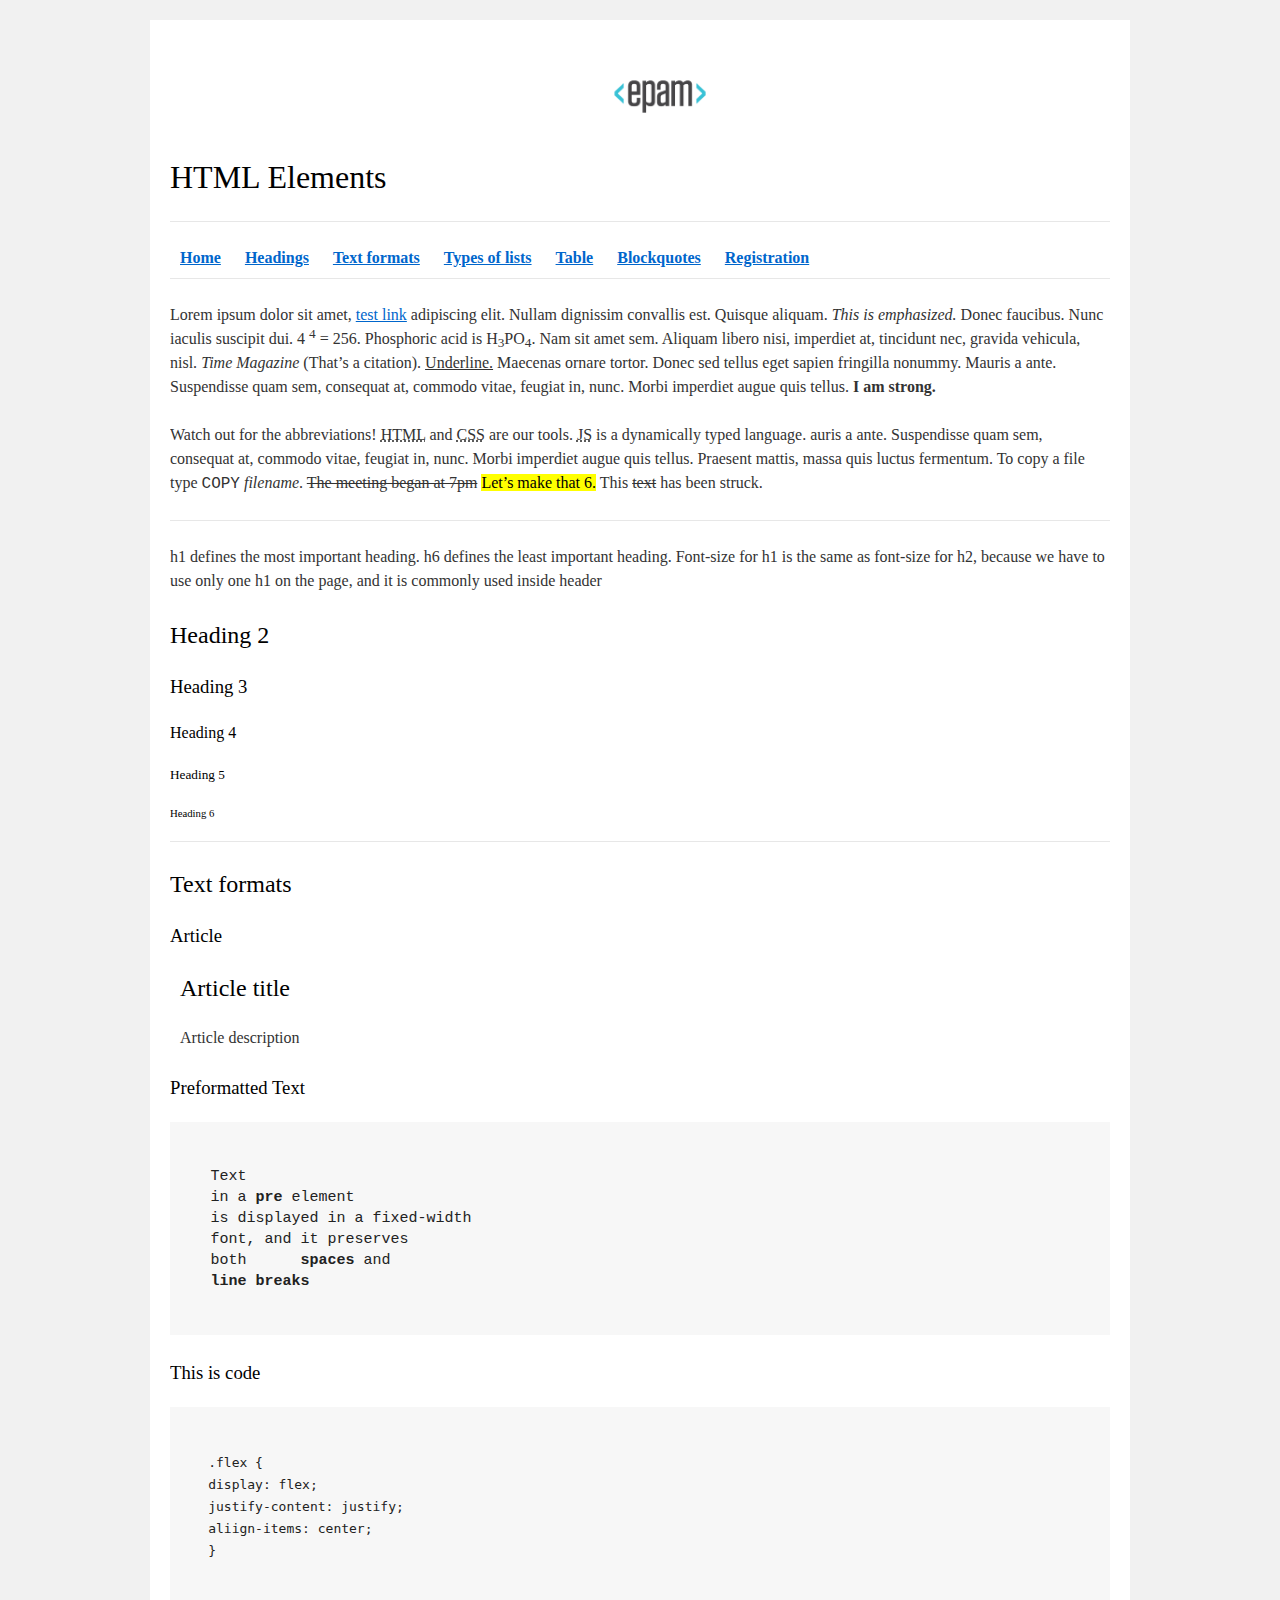
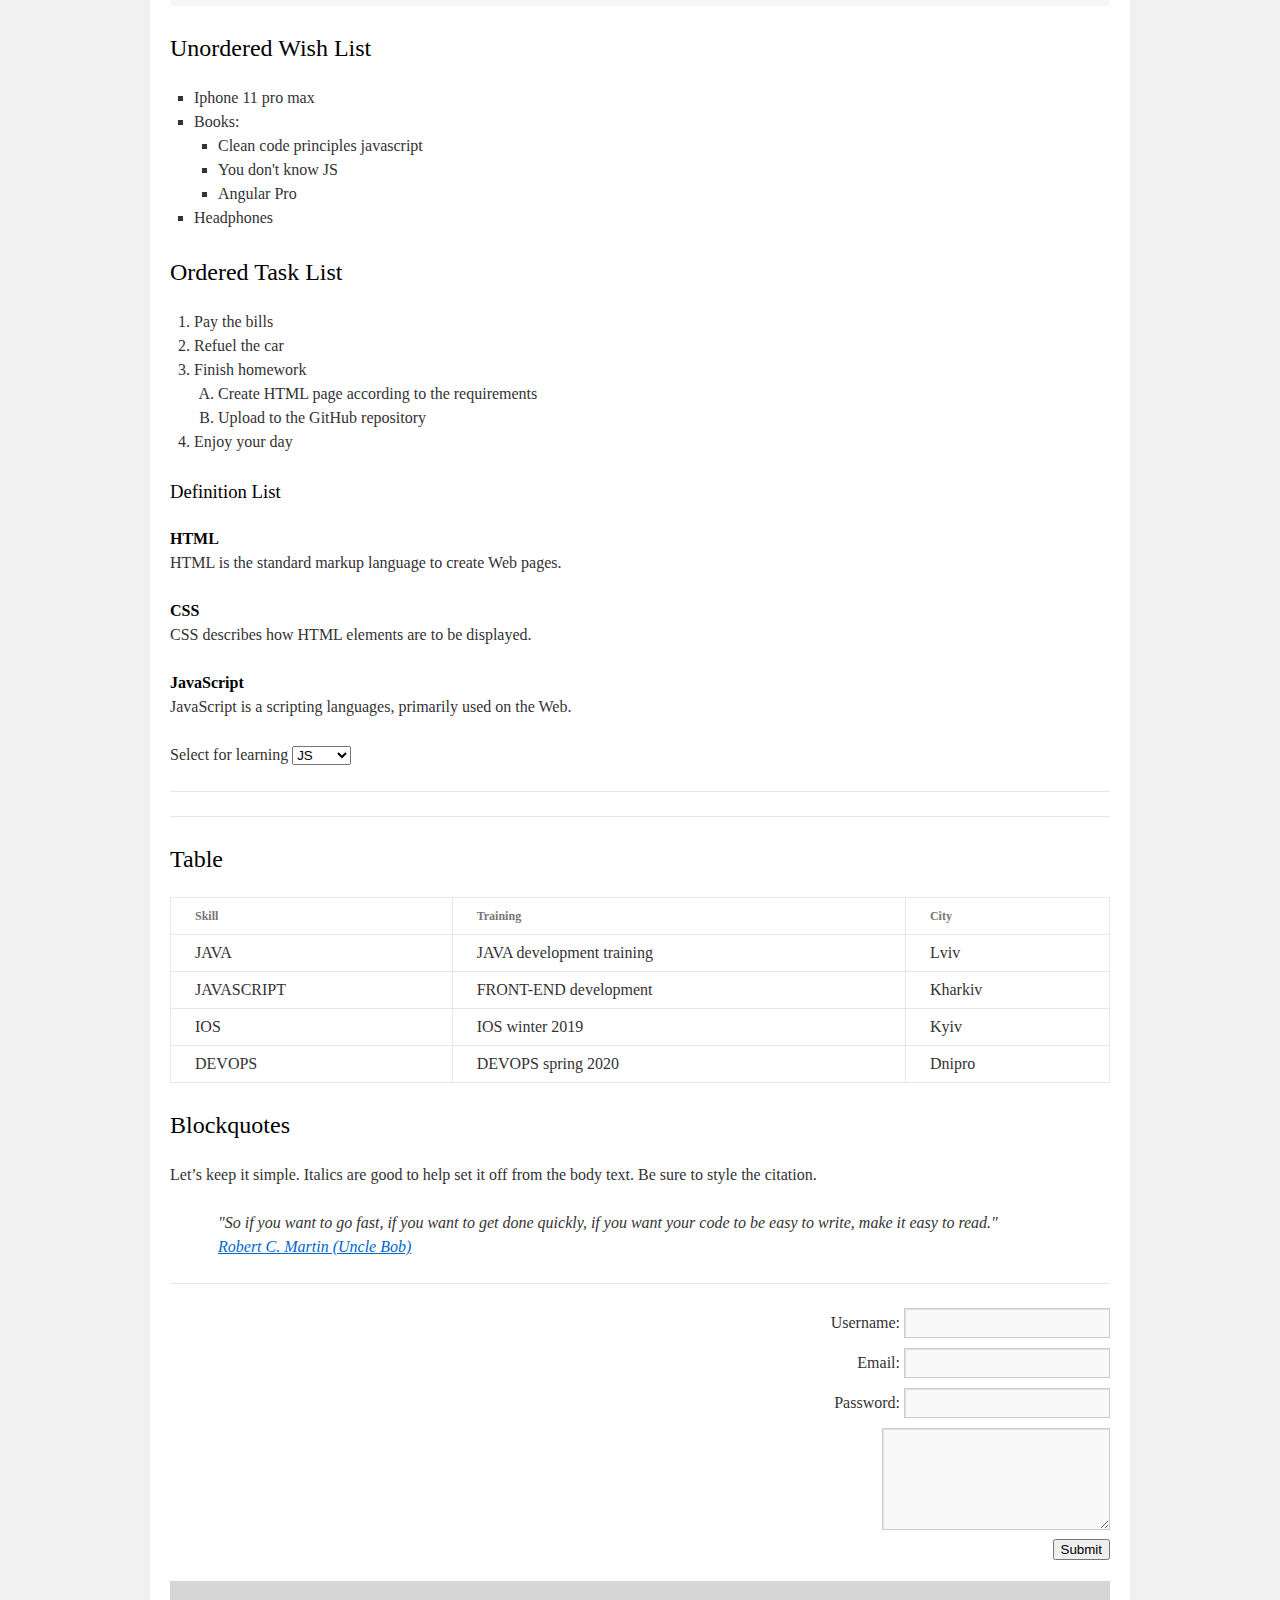
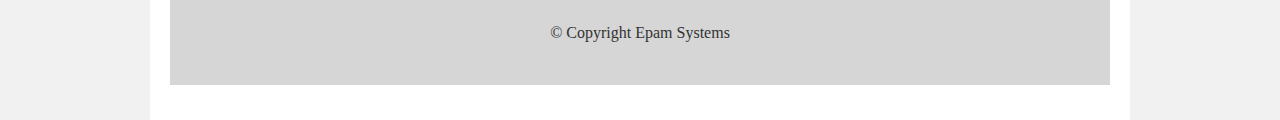
<file: FL12_HW1/homework/index.html>
<!DOCTYPE html>
<html lang="en">

<head>
  <meta charset="utf-8">
  <title>HTML Basics</title>
  <link rel="stylesheet" href="style.css">
</head>

<body>
  <div id="wrapper">
    <div id="main">
      <div id="container">
        <div id="content" role="main">
          <header id="home">
            <img src="logo.png" alt="EPAM logo" title="EPAM">
            <h1>HTML Elements</h1>
            <hr>
            <nav>
                <a href="#home"><b>Home</b></a>
                <a href="#headings"><b>Headings</b></a>
                <a href="#text-formats"><b>Text formats</b></a>
                <a href="#types-of-lists"><b>Types of lists</b></a>
                <a href="#table"><b>Table</b></a>
                <a href="#blockquotes"><b>Blockquotes</b></a>
                <a href="#registration"><b>Registration</b></a>
            </nav>
            <hr>
          </header>

          <main>
            <div>
              <p>
                Lorem ipsum dolor sit amet, <a href="#">test link</a> adipiscing elit.
                Nullam dignissim convallis est. Quisque aliquam.
                <em>This is emphasized.</em>
                Donec faucibus. Nunc iaculis suscipit dui. 4 <sup>4</sup> = 256.
                Phosphoric acid is H<sub>3</sub>PO<sub>4</sub>.
                Nam sit amet sem. Aliquam libero nisi, imperdiet at,
                tincidunt nec, gravida vehicula, nisl.
                <i>Time Magazine</i>
                (That’s a citation).
                <u>Underline.</u>
                Maecenas ornare tortor. Donec sed tellus eget sapien fringilla nonummy. Mauris a ante. Suspendisse quam sem,
                consequat at, commodo vitae, feugiat in, nunc. Morbi imperdiet augue quis tellus.
                <strong>I am strong.</strong>
              </p>
              <p>
                Watch out for the abbreviations! <abbr title="Hyper Text Markup Language">HTML</abbr>
                and <abbr title="Cascading Style Sheets">CSS</abbr>
                are our tools.
                <abbr title="JavaScript">JS</abbr> is a dynamically typed language.
                auris a ante. Suspendisse quam sem, consequat at, commodo vitae, feugiat in, nunc. Morbi imperdiet augue quis
                tellus. Praesent mattis, massa quis luctus fermentum. To copy a file type
                <samp>COPY</samp>
                <i>filename</i>.
                <del>The meeting began at 7pm</del>
                <mark>Let’s make that 6.</mark>
                This <del>text</del> has been struck.
              </p>
              <hr>
            </div>
            
            <div id="headings">
              <p>
                h1 defines the most important heading. h6 defines the least important heading. Font-size for h1 is the same as
                font-size for h2, because we have to use only one h1 on the page, and it is commonly used inside header
              </p>
              <h2>Heading 2</h2>
                <h3>Heading 3</h3>
                  <h4>Heading 4</h4>
                    <h5>Heading 5</h5>
                      <h6>Heading 6</h6>
              <hr>
            </div>

            <div id="text-formats">
              <h2>Text formats</h2>
                <h3>Article</h3>
                  <article>
                    <h2>Article title</h2>
                    <p>Article description</p>
                  </article>
                  <h3>Preformatted Text</h3>
                    <pre>

  Text
  in a <strong>pre</strong> element
  is displayed in a fixed-width
  font, and it preserves
  both      <strong>spaces</strong> and
  <strong>line breaks</strong>
                    </pre>
                  <h3>This is code</h3>
                    <pre><code>   
  .flex {
  display: flex;
  justify-content: justify;
  aliign-items: center;
  }
                    </code></pre>
            </div>

            <div id="types-of-lists">
              <h2>Unordered Wish List</h2>
                <ul>
              <li>Iphone 11 pro max</li>
              <li>Books:
                <ul>
                  <li>Clean code principles javascript</li>
                  <li>You don't know JS</li>
                  <li>Angular Pro</li>
                </ul>
              </li>
              <li>Headphones</li>
                </ul>
              <h2>Ordered Task List</h2>
                <ol>
                  <li>Pay the bills</li>
                  <li>Refuel the car</li>
                  <li>Finish homework
                    <ol>
                      <li>Create HTML page according to the requirements</li>
                      <li>Upload to the GitHub repository</li>
                    </ol>
                  </li>
                  <li>Enjoy your day</li>
                </ol>
              <h3>Definition List</h3>
              <dl>
                <dt>HTML</dt>
                <dd>HTML is the standard markup language to create Web pages.</dd>
                <dt>CSS</dt>
                <dd>CSS describes how HTML elements are to be displayed.</dd>
                <dt>JavaScript</dt>
                <dd>JavaScript is a scripting languages, primarily used on the Web.</dd>
              </dl>
              <p>Select for learning
                <select>
                  <option value="js">JS</option>
                  <option value="html">HTML</option>
                  <option value="css">CSS</option>
                </select>
              </p>  
              <hr>          
              <hr>
            </div>

            <div id="table">
              <h2>Table</h2>
              <table>
                <tr>
                  <th>Skill</th>
                  <th>Training</th>
                  <th>City</th>
                </tr>
                <tr>
                  <td>JAVA</td>
                  <td>JAVA development training</td>
                  <td>Lviv</td>
                </tr>
                <tr>
                  <td>JAVASCRIPT</td>
                  <td>FRONT-END development</td>
                  <td>Kharkiv</td>
                </tr>
                <tr>
                  <td>IOS</td>
                  <td>IOS winter 2019</td>
                  <td>Kyiv</td>
                </tr>
                <tr>
                  <td>DEVOPS</td>
                  <td>DEVOPS spring 2020</td>
                  <td>Dnipro</td>
                </tr>
              </table>
            </div>

            <div id="blockquotes">
              <h2>Blockquotes</h2>
              <p>Let’s keep it simple. Italics are good to help set it off from the body text. Be sure to style the citation.</p>
              <blockquote>
                <p>"So if you want to go fast, if you want to get done quickly, if you want your code to be easy to write, make
                  it easy to read."<br>
                  <a href="#">Robert C. Martin (Uncle Bob)</a>
                </p>
              </blockquote>
              <hr>
            </div>

            <div id="registration">
              <form method="get" action="#">
                <label>Username:
                   <input type="text" name="username">
                </label>
                <br>
                <label>Email:
                  <input type="email" name="email">
                </label>
                <br>
                <label>Password:
                  <input type="password" name="password">
                 </label>
                 <br>
                 <label>
                  <textarea cols="23" rows="4"></textarea>
                 </label>
                 <br>
                 <button type="submit" name="submit-button">Submit</button>
              </form>
            </div>
          </main>

          <footer>
            <span>&copy; Copyright Epam Systems</span>
          </footer>

        </div>
      </div>
    </div>
  </div>
</body>

</html>
</file>
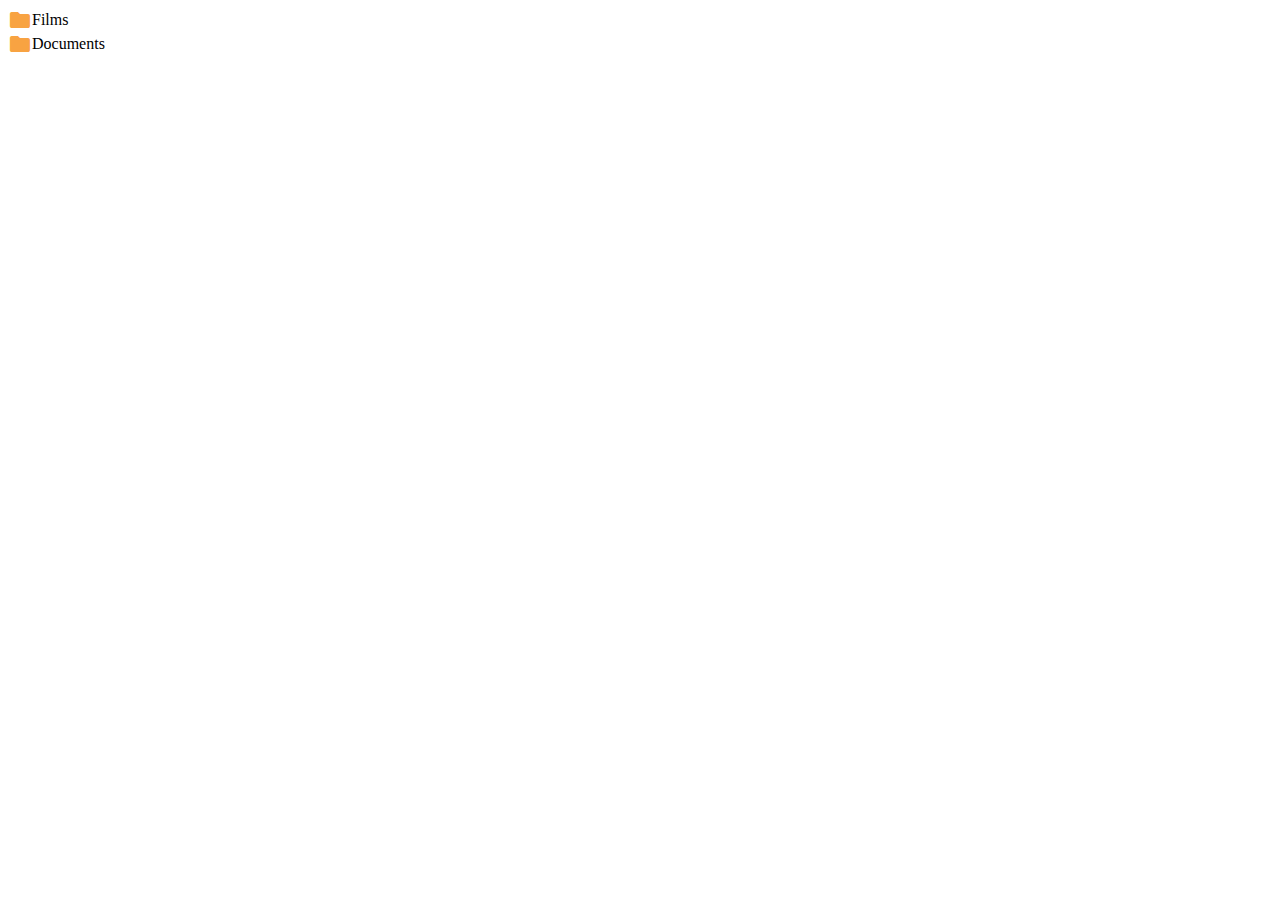
<file: FL12_HW11/homework/index.html>
<!-- DO NOT MODIFY THIS FILE -->
<!DOCTYPE html>
<html lang="en">
<head>
  <meta charset="UTF-8">
  <title>Homework 11 - DOM</title>
  <link rel="stylesheet" href="material-icons/material-icons.css">
  <link rel="stylesheet" href="styles.css">
</head>
<body>
  <div id="root"></div>
  <script src="app.js"></script>
</body>
</html>
</file>
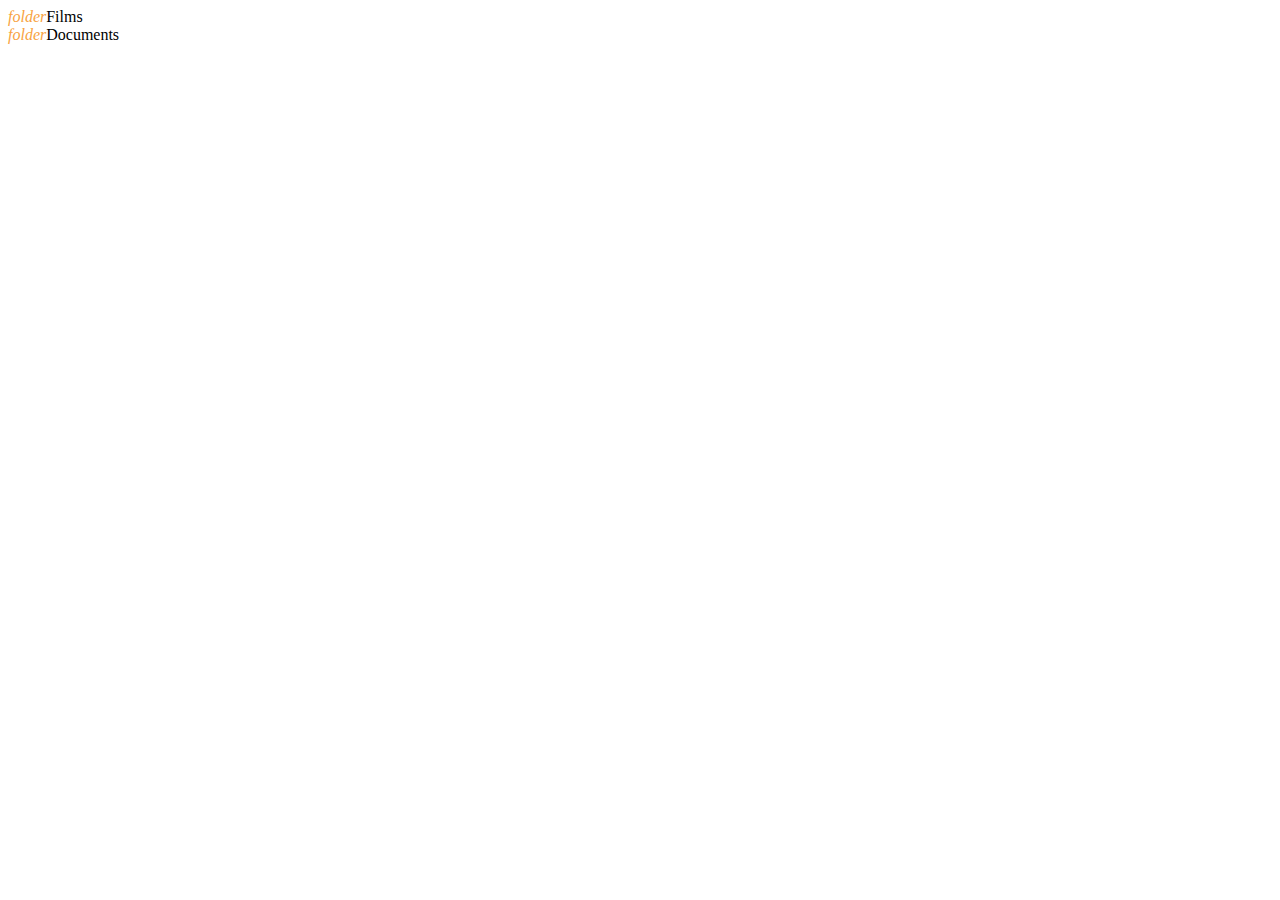
<file: FL12_HW12/homework/index.html>
<!DOCTYPE html>
<html lang="en">
<head>
  <meta charset="UTF-8">
  <title>Homework 12 - Simple TODO List</title>
  <link rel="stylesheet" href="./assets/styles.css">
</head>
<body>
  <div id="root"></div>

  <script src="./src/app.js"></script>
</body>
</html>
</file>
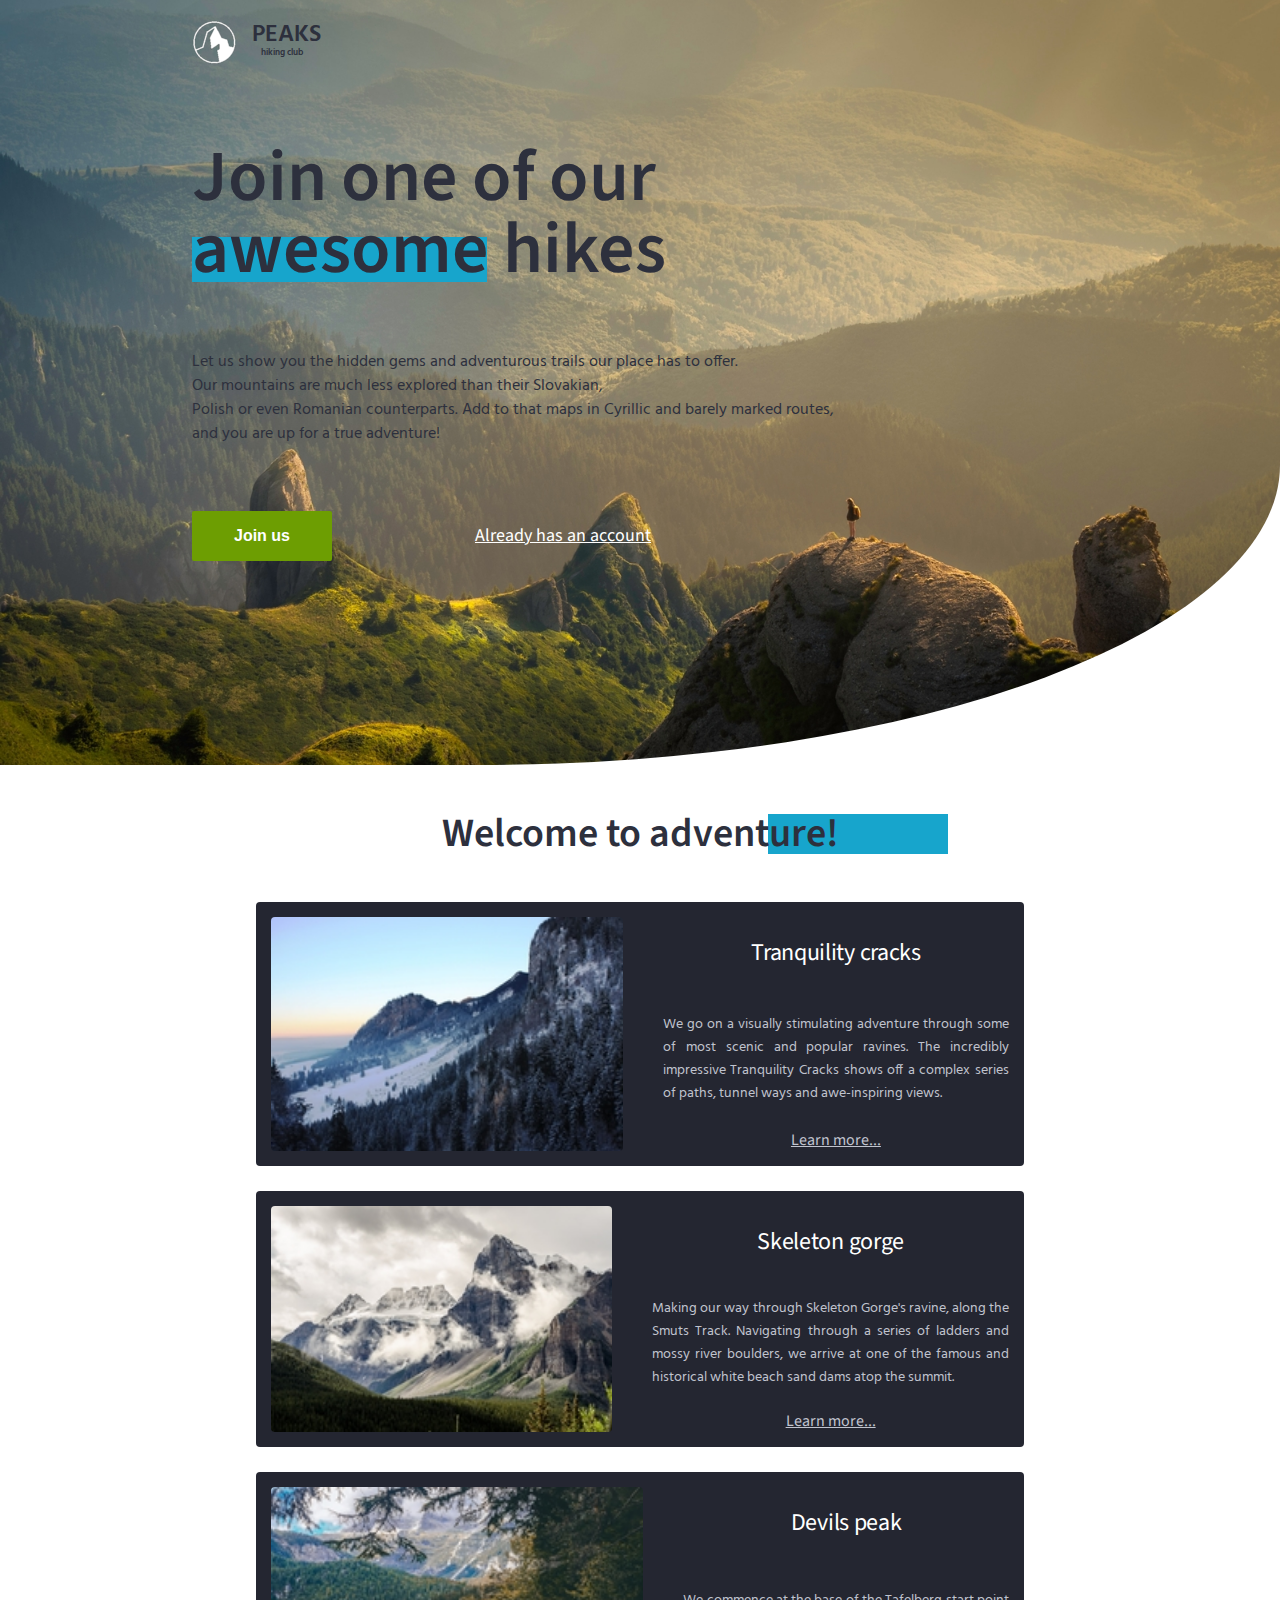
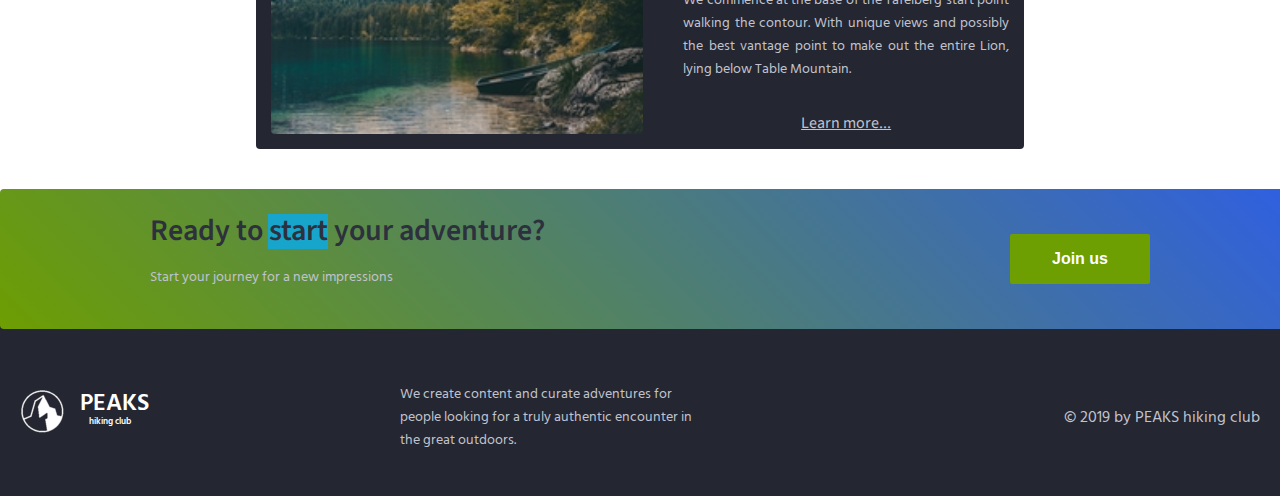
<file: FL12_HW3/homework/index.html>
<!DOCTYPE html>
<html lang="en">

<head>
    <meta charset="UTF-8">
    <meta name="viewport" content="width=device-width, initial-scale=1.0">
    <meta http-equiv="X-UA-Compatible" content="ie=edge">
    <link href="https://fonts.googleapis.com/css?family=Hind:400,600%7CSource+Sans+Pro:400,600,700%7CFresca"
          rel="stylesheet"/>

    <!-- Styles should be switched here: -->

    <link rel="stylesheet" type="text/css" href="css/style1.css">
    <!--     <link rel="stylesheet" type="text/css" href="css/style2.css">-->

    <title>PEAKS hiking club</title>
</head>

<body>
<header class="header">
    <div class="header-wrap">
        <div class="landing-logo">
            <img src="img/m-logo.png" alt="logo"/>
            <p>PEAKS<span>hiking club</span></p>
        </div>
        <p class="header_heading">
            Join one of our awesome hikes
        </p>
        <p class="header_text">
            Let us show you the hidden gems and adventurous trails our place has to offer.
            Our mountains are much less explored than their Slovakian,
            Polish or even Romanian counterparts. Add to that maps in Cyrillic and barely marked routes,
            and you are up for a true adventure!
        </p>
        <div>
            <button class="header_button">Join us</button>
            <a href="#" class="login">Already has an account</a>
        </div>
    </div>
</header>
<main class="section">
    <p class="section_text">
        Welcome to adventure!
    </p>
    <div class="section_card_wrap">
        <div class="section_card">
            <img class="section_card_img"
                 src="img/m-1.jpg"
                 alt="experts"/>
            <div class="section_card_right_container">
                <p class="section_card_heading">
                    Tranquility cracks
                </p>
                <p class="section_card_text">
                    We go on a visually stimulating adventure through some of most scenic and popular ravines.
                    The incredibly impressive Tranquility Cracks shows off a complex series of paths, tunnel ways and
                    awe-inspiring views.
                </p>
                <a href="#" class="section_link">Learn more...</a>
            </div>
        </div>
        <div class="section_card">
            <img class="section_card_img"
                 src="img/m-2.jpg"
                 alt="content formats"/>
            <div class="section_card_right_container">
                <p class="section_card_heading">
                    Skeleton gorge
                </p>
                <p class="section_card_text">
                    Making our way through Skeleton Gorge's ravine, along the Smuts Track.
                    Navigating through a series of ladders and mossy river boulders, we arrive at one of the famous and
                    historical white beach sand dams atop the summit.
                </p>
                <a href="#" class="section_link">Learn more...</a>
            </div>
        </div>
        <div class="section_card">
            <img class="section_card_img"
                 src="img/m-3.jpg"
                 alt="certificate"/>
            <div class="section_card_right_container">
                <p class="section_card_heading">
                    Devils peak
                </p>
                <p class="section_card_text">
                    We commence at the base of the Tafelberg start point walking the contour.
                    With unique views and possibly the best vantage point to make out the entire Lion, lying below Table
                    Mountain.
                </p>
                <a href="#" class="section_link">Learn more...</a>
            </div>
        </div>
    </div>
    <div class="section_banner">
        <div class="section_banner_text_wrap">
            <p class="section_banner_heading">
                Ready to start your adventure?
            </p>
            <p class="section_banner_text">
                Start your journey for a new impressions
            </p>
        </div>
        <button class="section_banner_button">Join us</button>
    </div>
</main>
<footer class="footer">
    <div class="footer-wrap">
        <div class="footer_logo landing-logo">
            <img src="img/m-logo.png" alt="logo"/>
            <p>PEAKS<span>hiking club</span></p>
        </div>
        <p class="footer_text">
            We create content and curate adventures for people looking for a truly authentic encounter in the great
            outdoors.
        </p>
        <span class="footer-cr">
          &copy; 2019 by PEAKS hiking club
        </span>
    </div>
</footer>
</body>

</html>
</file>
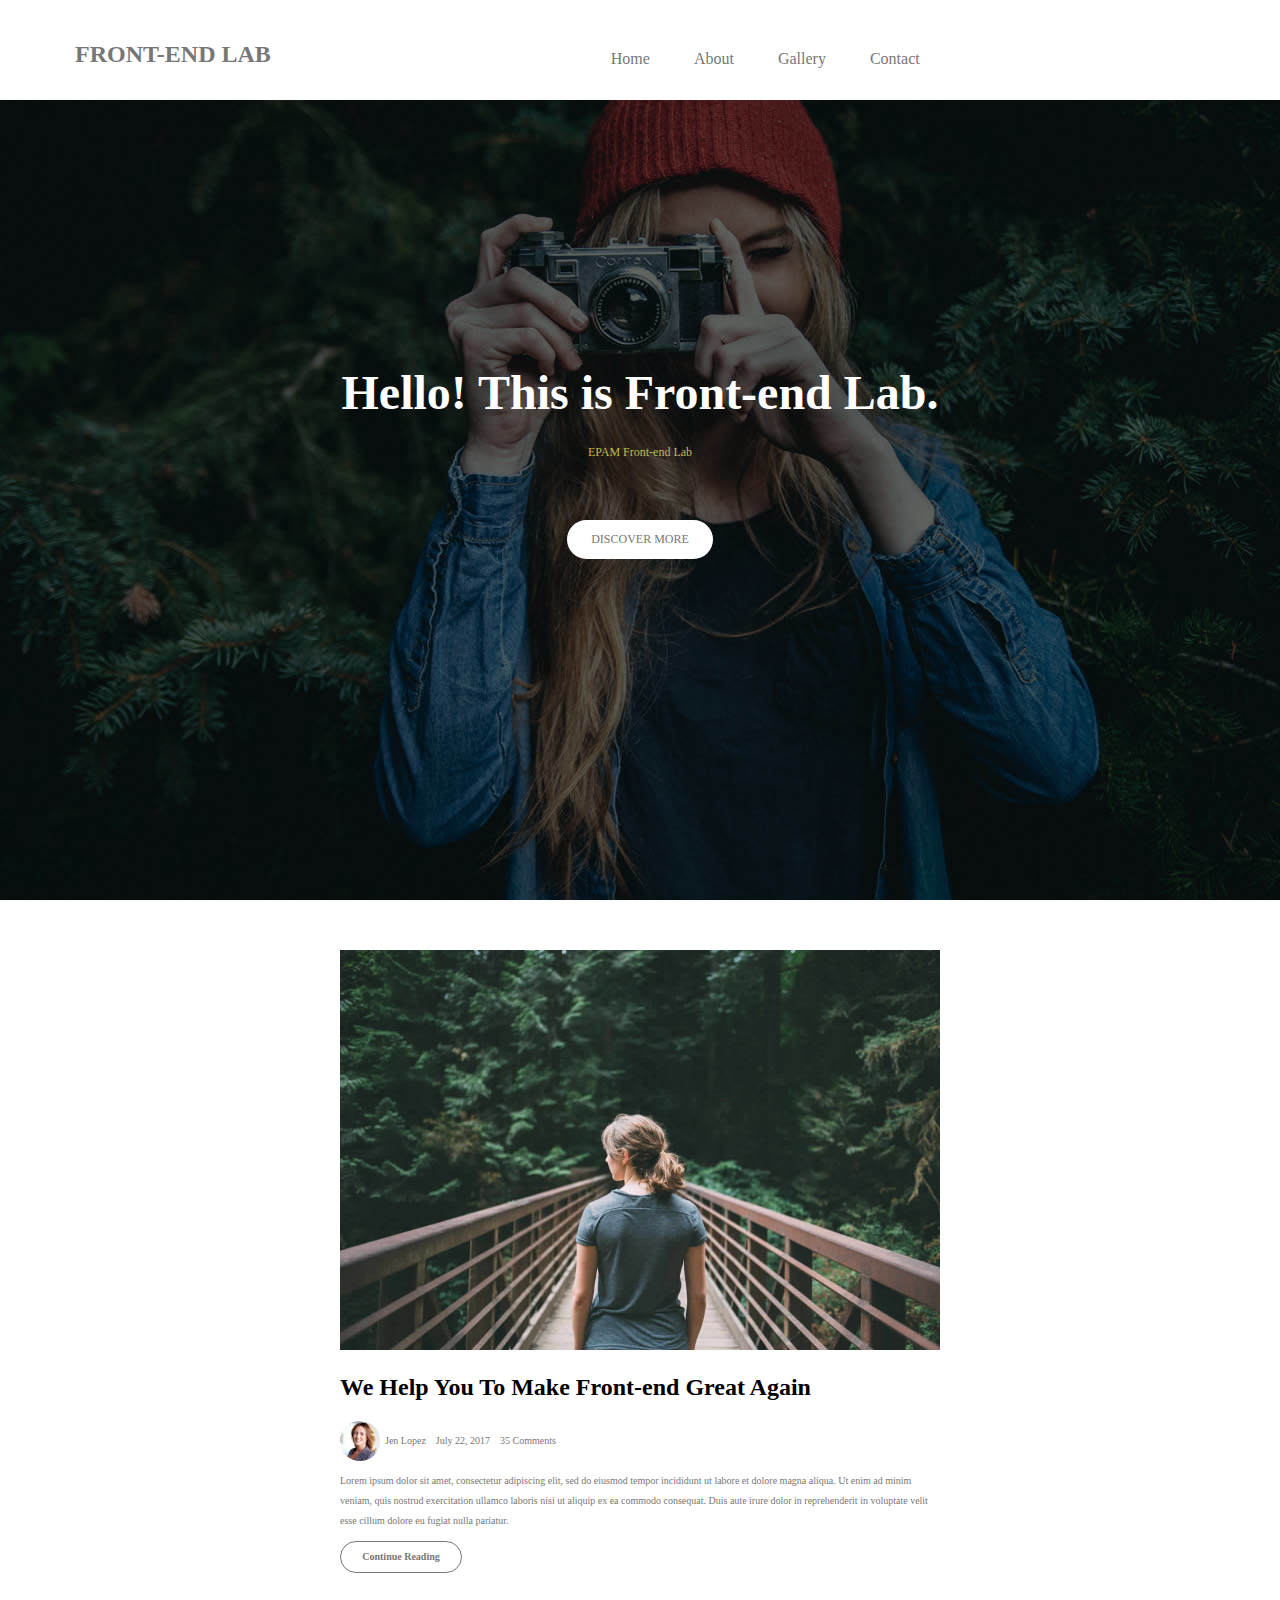
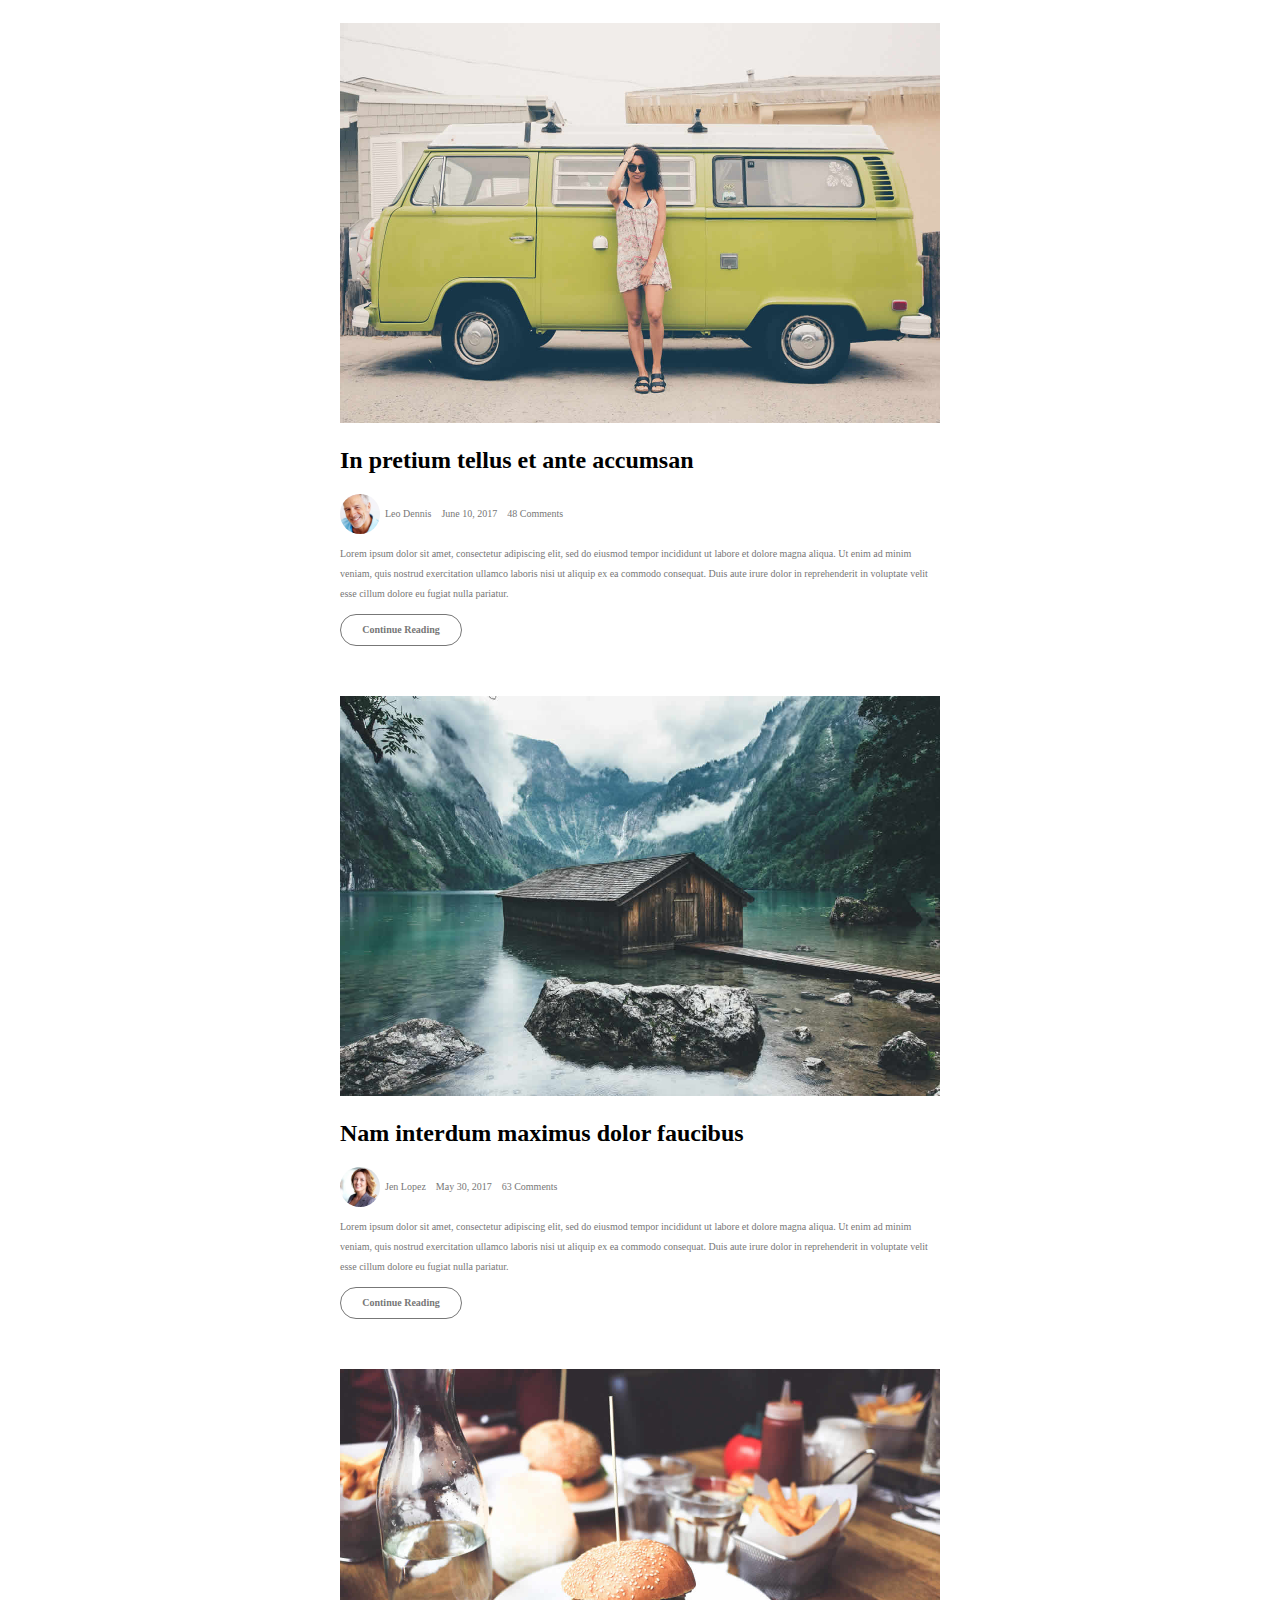
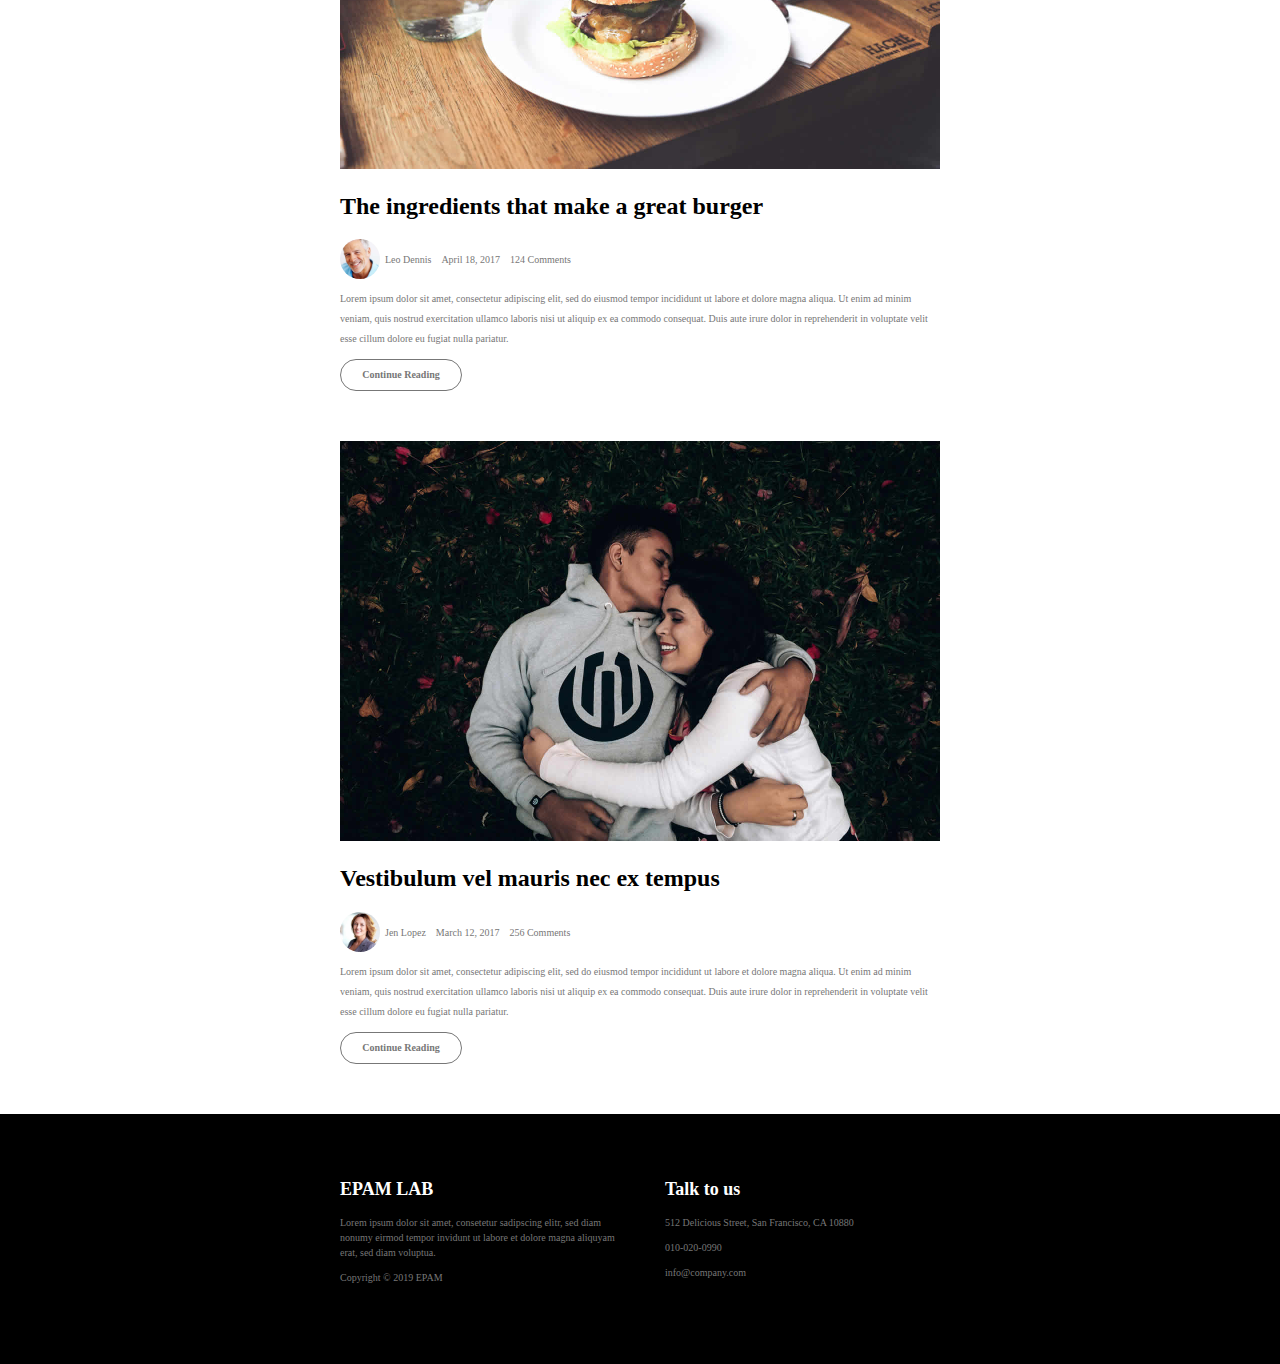
<file: FL12_HW4/homework/index.html>
<!DOCTYPE html>
<html lang="zxx">

<head>
    <meta charset="UTF-8">
    <meta name="viewport" content="width=device-width, initial-scale=1.0">
    <meta http-equiv="X-UA-Compatible" content="ie=edge">
    <link rel="stylesheet" type="text/css" href="css/style.css">
    <title>Front-end Lab</title>
</head>

<body>
    <header class="header">
        <div class="header-heading">
            <h1>Front-end Lab</h1>
        </div>
        <nav class="nav-menu">
            <a href="#">Home</a>
            <a href="#">About</a>
            <a href="#">Gallery</a>
            <a href="#">Contact</a>
        </nav>
    </header>
    <main>
        <div class="top-section">
            <h2 class="hello-heading">Hello! This is Front-end Lab.</h2>
            <span class="hello-text">EPAM Front-end Lab</span>
            <a href="#" class="more-link">Discover More</a>
        </div>
        <div class="blog-article">
            <div class="blog-photo">
            <img src="img/blog-image1.jpg" alt="blog image" class="blog-image">
            </div>
            <h2 class="blog-headline">We Help You To Make Front-end Great Again</h2>
            <div class="article-elements">
                <img src="img/author-image1.jpg" title="Jen Lopez" alt="Jen Lopez photo" class="author-image">
                <span class="article-info">Jen Lopez</span>
                <span class="article-info">July 22, 2017</span>
                <span class="article-info">35 Comments</span>
            </div>
            <p>Lorem ipsum dolor sit amet, consectetur adipiscing elit, sed do eiusmod tempor incididunt 
                    ut labore et dolore magna aliqua. Ut enim ad minim veniam, quis nostrud exercitation ullamco 
                    laboris nisi ut aliquip ex ea commodo consequat. Duis aute irure dolor in reprehenderit in 
                    voluptate velit esse cillum dolore eu fugiat nulla pariatur.</p>
            <a href="#" class="continue-link">Continue Reading</a>
        </div>
        <div class="blog-article">
            <div class="blog-photo">
            <img src="img/blog-image2.jpg" alt="blog image" class="blog-image">
            </div>
            <h2 class="blog-headline">In pretium tellus et ante accumsan</h2>
            <div class="article-elements">
                <img src="img/author-image2.jpg" title="Leo Dennis" alt="Leo Dennis photo" class="author-image">
                <span class="article-info">Leo Dennis</span>
                <span class="article-info">June 10, 2017</span>
                <span class="article-info">48 Comments</span>
            </div>
            <p>Lorem ipsum dolor sit amet, consectetur adipiscing elit, sed do eiusmod tempor incididunt 
                    ut labore et dolore magna aliqua. Ut enim ad minim veniam, quis nostrud exercitation ullamco 
                    laboris nisi ut aliquip ex ea commodo consequat. Duis aute irure dolor in reprehenderit in 
                    voluptate velit esse cillum dolore eu fugiat nulla pariatur.</p>
            <a href="#" class="continue-link">Continue Reading</a>
        </div>
        <div class="blog-article">
            <div class="blog-photo">
            <img src="img/blog-image3.jpg" alt="blog image" class="blog-image">
            </div>
            <h2 class="blog-headline">Nam interdum maximus dolor faucibus</h2>
            <div class="article-elements">
                <img src="img/author-image1.jpg" title="Jen Lopez" alt="Jen Lopez photo" class="author-image">
                <span class="article-info">Jen Lopez</span>
                <span class="article-info">May 30, 2017</span>
                <span class="article-info">63 Comments</span>
            </div>
            <p>Lorem ipsum dolor sit amet, consectetur adipiscing elit, sed do eiusmod tempor incididunt 
                    ut labore et dolore magna aliqua. Ut enim ad minim veniam, quis nostrud exercitation ullamco 
                    laboris nisi ut aliquip ex ea commodo consequat. Duis aute irure dolor in reprehenderit in 
                    voluptate velit esse cillum dolore eu fugiat nulla pariatur.</p>
            <a href="#" class="continue-link">Continue Reading</a>
        </div>
        <div class="blog-article">
            <div class="blog-photo">
            <img src="img/blog-image4.jpg" alt="blog image" class="blog-image">
            </div>
            <h2 class="blog-headline">The ingredients that make a great burger</h2>
            <div class="article-elements">
                <img src="img/author-image2.jpg" title="Leo Dennis" alt="Leo Dennis photo" class="author-image">
                <span class="article-info">Leo Dennis</span>
                <span class="article-info">April 18, 2017</span>
                <span class="article-info">124 Comments</span>
            </div>
            <p>Lorem ipsum dolor sit amet, consectetur adipiscing elit, sed do eiusmod tempor incididunt 
                    ut labore et dolore magna aliqua. Ut enim ad minim veniam, quis nostrud exercitation ullamco 
                    laboris nisi ut aliquip ex ea commodo consequat. Duis aute irure dolor in reprehenderit in 
                    voluptate velit esse cillum dolore eu fugiat nulla pariatur.</p>
            <a href="#" class="continue-link">Continue Reading</a>
        </div>
        <div class="blog-article">
            <div class="blog-photo">
            <img src="img/blog-image5.jpg" alt="blog image" class="blog-image">
            </div>
            <h2 class="blog-headline">Vestibulum vel mauris nec ex tempus</h2>
            <div class="article-elements">
                <img src="img/author-image1.jpg" title="Jen Lopez" alt="Jen Lopez photo" class="author-image">
                <span class="article-info">Jen Lopez</span>
                <span class="article-info">March 12, 2017</span>
                <span class="article-info">256 Comments</span>
            </div>
            <p>Lorem ipsum dolor sit amet, consectetur adipiscing elit, sed do eiusmod tempor incididunt 
                    ut labore et dolore magna aliqua. Ut enim ad minim veniam, quis nostrud exercitation ullamco 
                    laboris nisi ut aliquip ex ea commodo consequat. Duis aute irure dolor in reprehenderit in 
                    voluptate velit esse cillum dolore eu fugiat nulla pariatur.</p>
            <a href="#" class="continue-link">Continue Reading</a>
        </div>
    </main>
    <footer class="footer">
        <div class="footer-part">
            <h2 class="footer-heading">EPAM LAB</h2>
            <p class="footer-text">Lorem ipsum dolor sit amet, consetetur sadipscing elitr, sed diam nonumy eirmod tempor 
              invidunt ut labore et dolore magna aliquyam erat, sed diam voluptua.</p>
            <p class="footer-text">Copyright &copy; 2019 EPAM</p>
        </div>
        <div class="footer-part">
            <h2 class="footer-heading">Talk to us</h2>
            <p class="footer-text">512 Delicious Street, San Francisco, CA 10880</p>
            <p class="footer-text">010-020-0990</p>
            <p class="footer-text">info@company.com</p>
        </div>
    </footer>
</body>

</html>
</file>
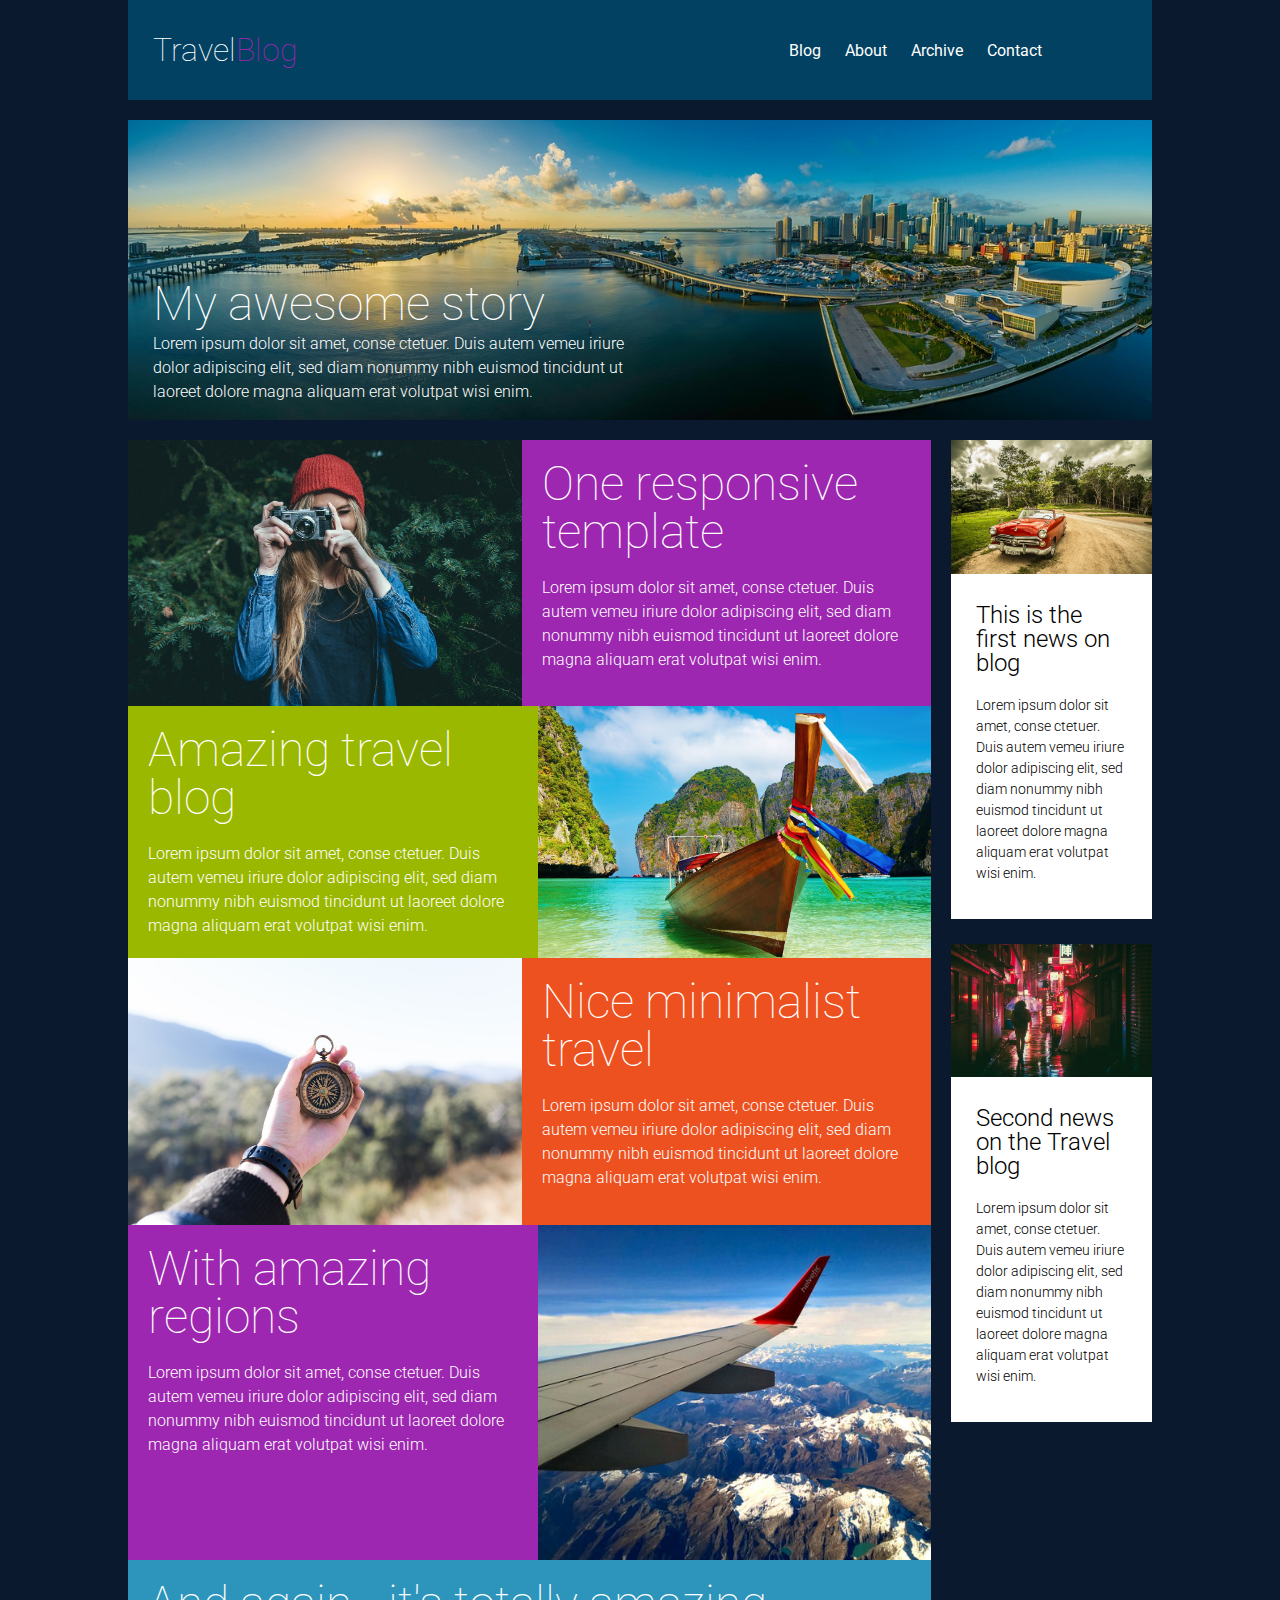
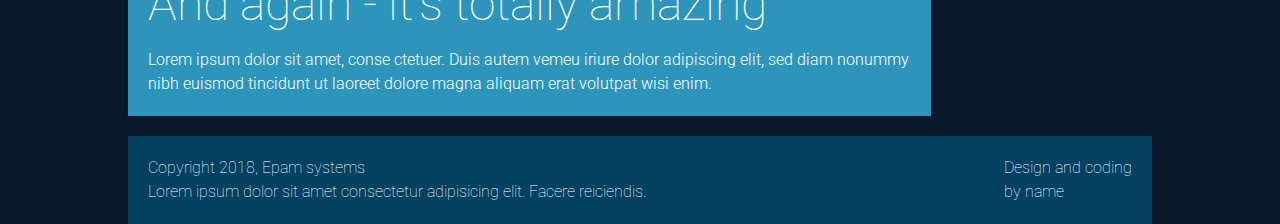
<file: FL12_HW5/homework/index.html>
<!DOCTYPE html>
<html lang="en">
<head>
  <meta charset="UTF-8">
  <meta name="viewport" content="width=device-width, initial-scale=1.0">
  <meta http-equiv="X-UA-Compatible" content="ie=edge">
  <link rel="stylesheet" href="css/styles.css">
  <link href='https://fonts.googleapis.com/css?family=Roboto:400,100,300,700&subset=latin,latin-ext' rel='stylesheet' type='text/css'>      
  <title>Responsive</title>
</head>
<body>
  <header>
    <div class="mobile_menu">
      <hr><hr><hr>
    </div>
    <div class="logo">
      <span class="logo_travel">Travel</span><span class="logo_blog">Blog</span>
    </div>
    <div class="nav">
      <nav class="nav-menu">
        <a href="#">Blog</a>
        <a href="#">About</a>
        <a href="#">Archive</a>
        <a href="#">Contact</a>
      </nav>
    </div>
  </header>
  <main>
    <div class="head-post">
      <div class="head-post-info">
        <div class="head-post-heading">
          <h2>My awesome story</h2>
        </div>
        <div class="head-post-text">
          <p>Lorem ipsum dolor sit amet, conse ctetuer. Duis autem vemeu iriure dolor 
            adipiscing elit, sed diam nonummy nibh euismod tincidunt ut laoreet dolore 
            magna aliquam erat volutpat wisi enim.
          </p>
        </div>
      </div>
    </div>
    <div class="main-columns">
      <div class="posts">
        <div class="post post-1">
          <div class="img-post">
            <img src="img/post1.jpg" alt="" class="blog-img">
          </div>
          <div class="text-post">
            <h2>One responsive template</h2>
            <p>Lorem ipsum dolor sit amet, conse ctetuer. Duis autem vemeu iriure dolor 
              adipiscing elit, sed diam nonummy nibh euismod tincidunt ut laoreet dolore 
              magna aliquam erat volutpat wisi enim.
            </p>
          </div>
        </div>
        <div class="post post-2">
          <div class="img-post">
            <img src="img/post2.jpg" alt="" class="blog-img">
          </div>
          <div class="text-post">
            <h2>Amazing travel blog</h2>
            <p>Lorem ipsum dolor sit amet, conse ctetuer. Duis autem vemeu iriure dolor 
              adipiscing elit, sed diam nonummy nibh euismod tincidunt ut laoreet dolore 
              magna aliquam erat volutpat wisi enim.
            </p>
          </div>
        </div>
        <div class="post post-3">
          <div class="img-post">
            <img src="img/post3.jpg" alt="" class="blog-img">
          </div>
          <div class="text-post">
            <h2>Nice minimalist travel</h2>
            <p>Lorem ipsum dolor sit amet, conse ctetuer. Duis autem vemeu iriure dolor 
              adipiscing elit, sed diam nonummy nibh euismod tincidunt ut laoreet dolore 
              magna aliquam erat volutpat wisi enim.
            </p>
          </div>
        </div>
        <div class="post post-4">
          <div class="img-post">
            <img src="img/post4.jpg" alt="" class="blog-img">
          </div>
          <div class="text-post">
            <h2>With amazing regions</h2>
            <p>Lorem ipsum dolor sit amet, conse ctetuer. Duis autem vemeu iriure dolor 
              adipiscing elit, sed diam nonummy nibh euismod tincidunt ut laoreet dolore 
              magna aliquam erat volutpat wisi enim.
            </p>
          </div>
        </div>
        <div class="post post-5">
          <div class="text-post text-post-5">
            <h2>And again - it's totally amazing</h2>
            <p>Lorem ipsum dolor sit amet, conse ctetuer. Duis autem vemeu iriure dolor 
              adipiscing elit, sed diam nonummy nibh euismod tincidunt ut laoreet dolore 
              magna aliquam erat volutpat wisi enim.
            </p>
          </div>
        </div>
      </div>
      <div class="news">
        <div class="news-posting news-1">
          <div class="img-news-1">
            <img src="img/news1.jpg" alt="" class="blog-img">
          </div>
          <div class="text-news">
            <h2>This is the first news on blog</h2>
            <p>Lorem ipsum dolor sit amet, conse ctetuer. Duis autem vemeu iriure dolor 
              adipiscing elit, sed diam nonummy nibh euismod tincidunt ut laoreet dolore 
              magna aliquam erat volutpat wisi enim.
            </p>
            <br>
          </div>
        </div>
        <div class="news-posting news-2">
          <div class="img-news-2">
            <img src="img/news2.jpg" alt="" class="blog-img">
          </div>
          <div class="text-news">
            <h2>Second news on the Travel blog</h2>
            <p>Lorem ipsum dolor sit amet, conse ctetuer. Duis autem vemeu iriure dolor 
              adipiscing elit, sed diam nonummy nibh euismod tincidunt ut laoreet dolore 
              magna aliquam erat volutpat wisi enim.
            </p>
            <br>
          </div>
        </div>
      </div>
    </div>
  </main>
  <footer>
    <div class="footer-texts">
      <div class="footer-block">
        <p>Copyright 2018, Epam systems</p>
        <p>Lorem ipsum dolor sit amet consectetur adipisicing elit. 
          Facere reiciendis.
        </p>
      </div>
      <div class="footer-block">
        <p>Design and coding</p>
        <p>by name</p>
      </div>
    </div>
  </footer>
</body>
</html>
</file>
<file: FL12_HW1/homework/style.css>
html,body,div,span,applet,object,iframe,h1,h2,h3,h4,h5,h6,p,blockquote,pre,a,abbr,acronym,address,big,cite,code,del,dfn,em,font,img,ins,kbd,q,s,samp,small,strike,strong,sub,sup,tt,var,b,u,i,center,dl,dt,dd,ol,ul,li,fieldset,form,label,legend,table,caption,tbody,tfoot,thead,tr,th,td{background:transparent;border:0;margin:0;padding:0;vertical-align:baseline}body{line-height:1}h1,h2,h3,h4,h5,h6{clear:both;font-weight:normal}ol,ul{list-style:none}blockquote{quotes:none}blockquote:before,blockquote:after{content:'';content:none}del{text-decoration:line-through}table{border-collapse:collapse;border-spacing:0}a img{border:0}#container{float:left;margin:0 -240px 0 0;width:100%}#primary,#secondary{float:right;overflow:hidden;width:220px}#secondary{clear:right}#footer{clear:both;width:100%}.one-column #content{margin:0 auto;width:640px}.single-attachment #content{margin:0 auto;width:900px}body,input,textarea,.page-title span,.pingback a.url{font-family:Georgia,"Bitstream Charter",serif}h3#comments-title,h3#reply-title,#access .menu,#access div.menu ul,#cancel-comment-reply-link,.form-allowed-tags,#site-info,#site-title,#wp-calendar,.comment-meta,.comment-body tr th,.comment-body thead th,.entry-content label,.entry-content tr th,.entry-content thead th,.entry-meta,.entry-title,.entry-utility,#respond label,.navigation,.page-title,.pingback p,.reply,.widget-title,.wp-caption-text{font-family:"Helvetica Neue",Arial,Helvetica,"Nimbus Sans L",sans-serif}input[type="submit"]{font-family:"Helvetica Neue",Arial,Helvetica,"Nimbus Sans L",sans-serif}pre{font-family:"Courier 10 Pitch",Courier,monospace}code{font-family:Monaco,Consolas,"Andale Mono","DejaVu Sans Mono",monospace}#access .menu-header,div.menu,#colophon,#branding,#main,#wrapper{margin:0 auto;width:940px}#wrapper{background:#fff;margin-top:20px;padding:0 20px}#footer-widget-area{overflow:hidden}#footer-widget-area .widget-area{float:left;margin-right:20px;width:220px}#footer-widget-area #fourth{margin-right:0}#site-info{float:left;font-size:14px;font-weight:bold;width:700px}#site-generator{float:right;width:220px}body{background:#f1f1f1}body,input,textarea{color:#666;font-size:12px;line-height:18px}hr{background-color:#e7e7e7;border:0;clear:both;height:1px;margin-bottom:18px}p{margin-bottom:18px}ul{list-style:square;margin:0 0 18px 1.5em}ol{list-style:decimal;margin:0 0 18px 1.5em}ol ol{list-style:upper-alpha}ol ol ol{list-style:lower-roman}ol ol ol ol{list-style:lower-alpha}ul ul,ol ol,ul ol,ol ul{margin-bottom:0}dl{margin:0 0 24px 0}dt{font-weight:bold}dd{margin-bottom:18px}strong{font-weight:bold}cite,em,i{font-style:italic}big{font-size:131.25%}ins{background:#ffc;text-decoration:none}blockquote{font-style:italic;padding:0 3em}blockquote cite,blockquote em,blockquote i{font-style:normal}pre{background:#f7f7f7;color:#222;line-height:18px;margin-bottom:18px;overflow:auto;padding:1.5em}abbr,acronym{cursor:help}sup,sub{height:0;line-height:1;position:relative;vertical-align:baseline}sup{bottom:1ex}sub{top:.5ex}small{font-size:smaller}input{margin-bottom:10px}input[type="text"],input[type="password"],input[type="email"],input[type="url"],input[type="number"],textarea{background:#f9f9f9;border:1px solid #ccc;box-shadow:inset 1px 1px 1px rgba(0,0,0,0.1);-moz-box-shadow:inset 1px 1px 1px rgba(0,0,0,0.1);-webkit-box-shadow:inset 1px 1px 1px rgba(0,0,0,0.1);padding:2px}a:link{color:#06c}a:visited{color:#743399}a:active,a:hover{color:#ff4b33}.screen-reader-text{clip:rect(1px,1px,1px,1px);overflow:hidden;position:absolute !important;height:1px;width:1px}#header{padding:30px 0 0 0}#site-title{float:left;font-size:30px;line-height:36px;margin:0 0 18px 0;width:700px}#site-title a{color:#000;font-weight:bold;text-decoration:none}#site-description{color:#000;clear:right;float:right;font-style:italic;margin:15px 0 18px 0;opacity:.65;width:220px}#branding img{border-top:4px solid #000;border-bottom:1px solid #000;display:block;float:left}#access{background:#000;display:block;float:left;margin:0 auto;width:940px}#access .menu-header,div.menu{font-size:13px;margin-left:12px;width:928px}#access .menu-header ul,div.menu ul{list-style:none;margin:0}#access .menu-header li,div.menu li{float:left;position:relative}#access a{color:#aaa;display:block;line-height:38px;padding:0 10px;text-decoration:none}#access ul ul{box-shadow:0 3px 3px rgba(0,0,0,0.2);-moz-box-shadow:0 3px 3px rgba(0,0,0,0.2);-webkit-box-shadow:0 3px 3px rgba(0,0,0,0.2);display:none;position:absolute;top:38px;left:0;float:left;width:180px;z-index:99999}#access ul ul li{min-width:180px}#access ul ul ul{left:100%;top:0}#access ul ul a{background:#333;line-height:1em;padding:10px;width:160px;height:auto}#access li:hover>a,#access ul ul:hover>a{background:#333;color:#fff}#access ul li:hover>ul{display:block}#access ul li.current_page_item>a,#access ul li.current_page_ancestor>a,#access ul li.current-menu-ancestor>a,#access ul li.current-menu-item>a,#access ul li.current-menu-parent>a{color:#fff}* html #access ul li.current_page_item a,* html #access ul li.current_page_ancestor a,* html #access ul li.current-menu-ancestor a,* html #access ul li.current-menu-item a,* html #access ul li.current-menu-parent a,* html #access ul li a:hover{color:#fff}#main{clear:both;overflow:hidden;padding:40px 0 0 0}#content{margin-bottom:36px}#content,#content input,#content textarea{color:#333;font-size:16px;line-height:24px}#content p,#content ul,#content ol,#content dd,#content pre,#content hr{margin-bottom:24px}#content ul ul,#content ol ol,#content ul ol,#content ol ul{margin-bottom:0}#content pre,#content kbd,#content tt,#content var{font-size:15px;line-height:21px}#content code{font-size:13px}#content dt,#content th{color:#000}#content h1,#content h2,#content h3,#content h4,#content h5,#content h6{color:#000;line-height:1.5em;margin:0 0 20px 0}#content table{border:1px solid #e7e7e7;margin:0 -1px 24px 0;text-align:left;width:100%}#content tr th,#content thead th{color:#777;font-size:12px;font-weight:bold;line-height:18px;padding:9px 24px;border-right:1px solid #e7e7e7}#content tr td{border-top:1px solid #e7e7e7;padding:6px 24px;border-right:1px solid #e7e7e7}#content tr.odd td{background:#f2f7fc}.hentry{margin:0 0 48px 0}.home .sticky{background:#f2f7fc;border-top:4px solid #000;margin-left:-20px;margin-right:-20px;padding:18px 20px}.single .hentry{margin:0 0 36px 0}.page-title{color:#000;font-size:14px;font-weight:bold;margin:0 0 36px 0}.page-title span{color:#333;font-size:16px;font-style:italic;font-weight:normal}.page-title a:link,.page-title a:visited{color:#777;text-decoration:none}.page-title a:active,.page-title a:hover{color:#ff4b33}#content .entry-title{color:#000;font-size:21px;font-weight:bold;line-height:1.3em;margin-bottom:0}.entry-title a:link,.entry-title a:visited{color:#000;text-decoration:none}.entry-title a:active,.entry-title a:hover{color:#ff4b33}.entry-meta{color:#777;font-size:12px}.entry-meta abbr,.entry-utility abbr{border:0}.entry-meta abbr:hover,.entry-utility abbr:hover{border-bottom:1px dotted #666}.single-author .by-author{position:absolute !important;clip:rect(1px 1px 1px 1px);clip:rect(1px,1px,1px,1px)}.entry-content,.entry-summary{clear:both;padding:12px 0 0 0}.entry-content .more-link{white-space:nowrap}#content .entry-summary p:last-child{margin-bottom:12px}.entry-content fieldset{border:1px solid #e7e7e7;margin:0 0 24px 0;padding:24px}.entry-content fieldset legend{background:#fff;color:#000;font-weight:bold;padding:0 24px}.entry-content input{margin:0 0 24px 0}.entry-content input.file,.entry-content input.button{margin-right:24px}.entry-content label{color:#777;font-size:12px}.entry-content select{margin:0 0 24px 0}.entry-content sup,.entry-content sub{font-size:10px}.entry-content blockquote.left{float:left;margin-left:0;margin-right:24px;text-align:right;width:33%}.entry-content blockquote.right{float:right;margin-left:24px;margin-right:0;text-align:left;width:33%}.page-link{clear:both;color:#000;font-weight:bold;line-height:48px;word-spacing:.5em}.page-link a:link,.page-link a:visited{background:#f1f1f1;color:#333;font-weight:normal;padding:.5em .75em;text-decoration:none}.home .sticky .page-link a{background:#d9e8f7}.page-link a:active,.page-link a:hover{color:#ff4b33}body.page .edit-link{clear:both;display:block}#entry-author-info{background:#f2f7fc;border-top:4px solid #000;clear:both;font-size:14px;line-height:20px;margin:24px 0;overflow:hidden;padding:18px 20px}#entry-author-info #author-avatar{background:#fff;border:1px solid #e7e7e7;float:left;height:60px;margin:0 -104px 0 0;padding:11px}#entry-author-info #author-description{float:left;margin:0 0 0 104px}#entry-author-info h2{color:#000;font-size:100%;font-weight:bold;margin-bottom:0}.entry-utility{clear:both;color:#777;font-size:12px;line-height:18px}.entry-meta a,.entry-utility a{color:#777}.entry-meta a:hover,.entry-utility a:hover{color:#ff4b33}#content .video-player{padding:0}.format-standard .wp-video,.format-standard .wp-audio-shortcode,.format-audio .wp-audio-shortcode,.format-standard .video-player{margin-bottom:24px}.home #content .format-aside p,.home #content .category-asides p{font-size:14px;line-height:20px;margin-bottom:10px;margin-top:0}.format-gallery .size-thumbnail img,.category-gallery .size-thumbnail img{border:10px solid #f1f1f1;margin-bottom:0}.format-gallery .gallery-thumb,.category-gallery .gallery-thumb{float:left;margin-right:20px;margin-top:-4px}.home #content .format-gallery .entry-utility,.home #content .category-gallery .entry-utility{padding-top:4px}.attachment .entry-content .entry-caption{font-size:140%;margin-top:24px}.attachment .entry-content .nav-previous a:before{content:'\2190\00a0'}.attachment .entry-content .nav-next a:after{content:'\00a0\2192'}#content img.size-auto,#content img.size-full,#content img.size-large,#content img.size-medium,#content .entry-attachment img,#content .widget-container img{max-width:100%;height:auto}#ie8 #content img.size-auto,#ie8 #content img.size-full,#ie8 #content img.size-large,#ie8 #content img.size-medium,#ie8 #content .entry-attachment img{width:auto}.alignleft,img.alignleft{display:inline;float:left;margin-right:24px;margin-top:4px}.alignright,img.alignright{display:inline;float:right;margin-left:24px;margin-top:4px}.aligncenter,img.aligncenter{clear:both;display:block;margin-left:auto;margin-right:auto}img.alignleft,img.alignright,img.aligncenter{margin-bottom:12px}.wp-caption{background:#f1f1f1;line-height:18px;margin-bottom:20px;max-width:100%;padding:4px;text-align:center}.wp-caption img{margin:5px 5px 0;max-width:622px}.wp-caption p.wp-caption-text{color:#777;font-size:12px;margin:5px}.wp-smiley{margin:0}.gallery{margin:0 auto 18px}.gallery .gallery-item{float:left;margin-top:0;text-align:center}.gallery-columns-1 .gallery-item{width:100%}.gallery-columns-2 .gallery-item{width:50%}.gallery-columns-3 .gallery-item{width:33%}.gallery-columns-4 .gallery-item{width:25%}.gallery-columns-5 .gallery-item{width:20%}.gallery-columns-6 .gallery-item{width:16%}.gallery-columns-7 .gallery-item{width:14%}.gallery-columns-8 .gallery-item{width:12%}.gallery-columns-9 .gallery-item{width:11%}.gallery-columns-1 img{max-width:620px}.gallery-columns-2 img{max-width:288px}.gallery-columns-3 img{max-width:177px}.gallery-columns-4 img{max-width:122px}.gallery-columns-5 img{max-width:88px}.gallery-columns-6 img{max-width:66px}.gallery-columns-7 img{max-width:50px}.gallery-columns-8 img{max-width:39px}.gallery-columns-9 img{max-width:29px}.gallery-item img{height:auto}.gallery-columns-2 .attachment-medium{max-width:92%;height:auto}.gallery-columns-4 .attachment-thumbnail{max-width:84%;height:auto}.gallery .gallery-caption{color:#777;font-size:12px;margin:0 0 12px}.gallery dl{margin:0}.gallery img{border:10px solid #f1f1f1}.gallery br+br{display:none}#content .entry-attachment img{display:block;margin:0 auto}.navigation{color:#777;font-size:12px;line-height:18px;overflow:hidden}.navigation a:link,.navigation a:visited{color:#777;text-decoration:none}.navigation a:active,.navigation a:hover{color:#ff4b33}.nav-previous{float:left;width:50%}.nav-next{float:right;text-align:right;width:50%}#nav-above{margin:0 0 18px 0}#nav-above{display:none}.paged #nav-above,.single #nav-above{display:block}#nav-below{margin:-18px 0 0 0}#comments{clear:both}#comments .navigation{padding:0 0 18px 0}h3#comments-title,h3#reply-title{color:#000;font-size:20px;font-weight:bold;margin-bottom:0}h3#comments-title{padding:24px 0}.commentlist{list-style:none;margin:0}.commentlist li.comment{border-bottom:1px solid #e7e7e7;line-height:24px;margin:0 0 24px 0;padding:0 0 0 56px;position:relative}.commentlist li:last-child{border-bottom:0;margin-bottom:0}#comments .comment-body ul,#comments .comment-body ol{margin-bottom:18px}#comments .comment-body p:last-child{margin-bottom:6px}#comments .comment-body blockquote p:last-child{margin-bottom:24px}.commentlist ol{list-style:decimal}.commentlist .avatar{position:absolute;top:4px;left:0}.comment-author cite{color:#000;font-style:normal;font-weight:bold}.comment-author .says{font-style:italic}.comment-meta{font-size:12px;margin:0 0 18px 0}.comment-meta a:link,.comment-meta a:visited{color:#777;text-decoration:none}.comment-meta a:active,.comment-meta a:hover{color:#ff4b33}.commentlist .bypostauthor>div{background:#f2f7fc;border-top:4px solid #000;margin-bottom:10px;padding:10px 0 0 20px}.reply{font-size:12px;padding:0 0 24px 0}.reply a,a.comment-edit-link{color:#777}.reply a:hover,a.comment-edit-link:hover{color:#ff4b33}.commentlist .children{list-style:none;margin:0}.commentlist .children li{border:0;margin:0}.nopassword,.nocomments{display:none}#comments .pingback{border-bottom:1px solid #e7e7e7;margin-bottom:18px;padding-bottom:18px}.commentlist li.comment+li.pingback{margin-top:-6px}#comments .pingback p{color:#777;display:block;font-size:12px;line-height:18px;margin:0}#comments .pingback .url{font-size:13px;font-style:italic}input[type="submit"]{color:#333}form{text-align:right}input{width:200px}#respond{border-top:1px solid #e7e7e7;margin:24px 0;overflow:hidden;position:relative}#respond p{margin:0}#respond .comment-notes{margin-bottom:1em}.form-allowed-tags{line-height:1em}.children #respond{margin:0 48px 0 0}h3#reply-title{margin:18px 0}#comments-list #respond{margin:0 0 18px 0}#comments-list ul #respond{margin:0}#cancel-comment-reply-link{font-size:12px;font-weight:normal;line-height:18px}#respond .required{color:#ff4b33;font-weight:bold}#respond label{color:#777;font-size:12px}#respond input{margin:0 0 9px;width:98%}#respond textarea{width:98%}#respond .form-allowed-tags{color:#777;font-size:12px;line-height:18px}#respond .form-allowed-tags code{font-size:11px}#respond .form-submit{margin:12px 0}#respond .form-submit input{font-size:14px;width:auto}.widget-area ul{list-style:none;margin-left:0}.widget-area ul ul{list-style:square;margin-left:1.3em}.widget-area select{max-width:100%}.widget_search #s{width:60%}.widget_search label{display:none}.widget-container{word-wrap:break-word;-webkit-hyphens:auto;-moz-hyphens:auto;hyphens:auto;margin:0 0 18px 0}.widget-container .wp-caption img{margin:auto}.widget-container.widget_image .wp-caption{width:auto}.widget-container.widget_image .wp-caption img{margin-left:-8px}.widget-title{color:#222;font-size:14px;font-weight:bold}.widget-area a:link,.widget-area a:visited{text-decoration:none}.widget-area a:active,.widget-area a:hover{text-decoration:underline}.widget-area .entry-meta{font-size:11px}#wp_tag_cloud div{line-height:1.6em}#wp-calendar{width:100%}#wp-calendar caption{color:#222;font-size:14px;font-weight:bold;padding-bottom:4px;text-align:left}#wp-calendar thead{font-size:11px}#wp-calendar tbody{color:#aaa}#wp-calendar tbody td{background:#f5f5f5;border:1px solid #fff;padding:3px 0 2px;text-align:center}#wp-calendar tbody .pad{background:0}#wp-calendar tfoot #next{text-align:right}.widget_rss a.rsswidget{color:#000}.widget_rss a.rsswidget:hover{color:#ff4b33}.widget_rss .widget-title img{width:11px;height:11px}#main .widget-area ul{margin-left:0;padding:0 20px 0 0}#main .widget-area ul ul{border:0;margin-left:1.3em;padding:0}#main .widget-container.music-player ul{margin:0}#footer{margin-bottom:20px}#colophon{border-top:4px solid #000;margin-top:-4px;overflow:hidden;padding:18px 0}#site-info{font-weight:bold}#site-info a{color:#000;text-decoration:none}#site-generator{font-style:italic;position:relative}#site-generator a{background:url(images/wordpress.png) center left no-repeat;color:#666;display:inline-block;line-height:16px;padding-left:20px;text-decoration:none}#site-generator a:hover{text-decoration:underline}img#wpstats{display:block;margin:0 auto 10px}pre{-webkit-text-size-adjust:140%}code{-webkit-text-size-adjust:160%}#access,.entry-meta,.entry-utility,.navigation,.widget-area{-webkit-text-size-adjust:120%}#site-description{-webkit-text-size-adjust:none}@media print{body{background:none !important}#wrapper{clear:both !important;display:block !important;float:none !important;position:relative !important}#header{border-bottom:2pt solid #000;padding-bottom:18pt}#colophon{border-top:2pt solid #000}#site-title,#site-description{float:none;line-height:1.4em;margin:0;padding:0}#site-title{font-size:13pt}.entry-content{font-size:14pt;line-height:1.6em}.entry-title{font-size:21pt}#access,#branding img,#respond,.comment-edit-link,.edit-link,.navigation,.page-link,.widget-area{display:none !important}#container,#header,#footer{margin:0;width:100%}#content,.one-column #content{margin:24pt 0 0;width:100%}.wp-caption p{font-size:11pt}#site-info,#site-generator{float:none;width:auto}#colophon{width:auto}img#wpstats{display:none}#site-generator a{margin:0;padding:0}#entry-author-info{border:1px solid #e7e7e7}#main{display:inline}.home .sticky{border:0}}img{width:140px;vertical-align:middle;display:block;margin:0 auto;margin-left:calc(50% - 50px);margin-bottom:20px}nav>a{padding:10px;color:#0279c1}nav>a b:hover{color:#00527a}nav>a:visited{color:#0279c1}article{padding-left:10px}footer{margin-top:20px;padding:40px 20px;text-align:center;background:#3333}
</file>
<file: FL12_HW11/homework/material-icons/material-icons.css>
@font-face {
  font-family: 'Material Icons';
  font-style: normal;
  font-weight: 400;
  src: url(MaterialIcons-Regular.eot); /* For IE6-8 */
  src: local('Material Icons'),
       local('MaterialIcons-Regular'),
       url(MaterialIcons-Regular.woff2) format('woff2'),
       url(MaterialIcons-Regular.woff) format('woff'),
       url(MaterialIcons-Regular.ttf) format('truetype');
}

.material-icons {
  font-family: 'Material Icons';
  font-weight: normal;
  font-style: normal;
  font-size: 24px;  /* Preferred icon size */
  display: inline-block;
  line-height: 1;
  text-transform: none;
  letter-spacing: normal;
  word-wrap: normal;
  white-space: nowrap;
  direction: ltr;

  /* Support for all WebKit browsers. */
  -webkit-font-smoothing: antialiased;
  /* Support for Safari and Chrome. */
  text-rendering: optimizeLegibility;

  /* Support for Firefox. */
  -moz-osx-font-smoothing: grayscale;

  /* Support for IE. */
  font-feature-settings: 'liga';
}
</file>
<file: FL12_HW11/homework/styles.css>
#root {
	display: inline-block;
	cursor: pointer;
	min-width: 250px;
}

.folder, .file {
	text-align: left;
}

.folder-name, .file-name {
	display: flex;
	align-items: center;
}

.folder-name i {
	color: rgb(248, 163, 66);
}

.file-name i {
	color: rgba(20,20,20, 0.3);
}

.folder-name:hover, .file-name:hover {
	background-color: rgba(145, 145, 145, 0.1);
}

.has-parent {
	margin-left: 15px;
}

.is-open {
	background-color: rgba(145, 145, 145, 0.1);
}

.is-hidden {
	display: none;
}

.folder-empty {
	font-style: italic;
	font-size: 14px;
	display: inline-block;
	margin-left: 10px;
}
</file>
<file: FL12_HW12/homework/assets/styles.css>
#root {
	display: inline-block;
	cursor: pointer;
	min-width: 250px;
}

.folder, .file {
	text-align: left;
}

.folder-name, .file-name {
	display: flex;
	align-items: center;
}

.folder-name i {
	color: rgb(248, 163, 66);
}

.file-name i {
	color: rgba(20,20,20, 0.3);
}

.folder-name:hover, .file-name:hover {
	background-color: rgba(145, 145, 145, 0.1);
}

.has-parent {
	margin-left: 15px;
}

.is-open {
	background-color: rgba(145, 145, 145, 0.1);
}

.is-hidden {
	display: none;
}

.folder-empty {
	font-style: italic;
	font-size: 14px;
	display: inline-block;
	margin-left: 10px;
}
</file>
<file: FL12_HW3/homework/css/style1.css>
body {
  margin: 0;
  font-family: 'Source Sans Pro', sans-serif;
  background-color: #fff; }

.header {
  height: 85vh;
  background-image: url("../img/m-h-day.jpg");
  background-position: center;
  background-repeat: no-repeat;
  background-size: cover;
  border-radius: 0 0 800px/300px 0;
  color: #2d303d; }
  .header_heading {
    font-size: 72px;
    font-weight: 600;
    margin: 80px 0 40px 0;
    line-height: 1em;
    position: relative;
    z-index: 1; }
    .header_heading::after {
      content: '';
      position: absolute;
      height: 45px;
      width: 295px;
      background-color: #17a5cc;
      bottom: 4px;
      left: 0;
      z-index: -1; }
  .header_text {
    font-size: 16px;
    white-space: pre-line;
    line-height: 24px;
    font-family: "Hind", sans-serif; }
  .header-wrap {
    margin-left: 192px;
    width: 660px; }
    .header-wrap div:last-of-type {
      margin-top: 65px; }
      .header-wrap div:last-of-type .header_button {
        background-color: #6d9e02;
        color: #fff;
        border: none;
        height: 50px;
        width: 140px;
        border-radius: 2px;
        font-size: 16px;
        font-weight: 600; }
      .header-wrap div:last-of-type a {
        color: #fff;
        font-size: 18px;
        padding-left: 140px; }

.landing-logo {
  padding-top: 20px;
  width: 120px; }
  .landing-logo img {
    float: left; }
  .landing-logo p {
    font-family: "Hind", sans-serif;
    font-weight: 600;
    font-size: 24px;
    line-height: 0.75em;
    padding: 6px 0 0 60px;
    margin: 0; }
    .landing-logo p span {
      display: block;
      text-align: center;
      font-size: 9px; }

.section {
  padding: 40px 0;
  position: relative; }
  .section_link {
    color: #c0c3ce;
    text-align: center; }
  .section_text {
    color: #2d303d;
    font-size: 40px;
    font-weight: 600;
    text-align: center;
    margin: 0;
    position: relative;
    z-index: 1; }
    .section_text::after {
      content: '';
      position: absolute;
      height: 40px;
      width: 180px;
      background-color: #17a5cc;
      bottom: 8px;
      left: 768px;
      z-index: -1; }
  .section_card_wrap {
    margin: 40px auto;
    width: 60vw; }
  .section_card {
    border-radius: 4px;
    padding: 15px;
    display: flex;
    background-color: #242631;
    margin-bottom: 25px; }
    .section_card_heading {
      color: #fff;
      font-size: 24px;
      text-align: center;
      margin: 18px;
      letter-spacing: -0.3px; }
    .section_card_right_container {
      padding-left: 40px;
      display: flex;
      flex-direction: column;
      justify-content: space-between; }
    .section_card_text, .section_banner_text, .footer_text, .footer-cr {
      font-family: "Hind", sans-serif;
      font-size: 14px;
      color: #c0c3ce;
      text-align: justify; }
    .section_card_img {
      border-radius: 4px;
      width: 100vw; }
  .section_banner {
    display: flex;
    justify-content: space-between;
    background: linear-gradient(45deg, #6d9e02, #2f5fe2);
    width: 1000px;
    height: 140px;
    margin: 0 auto -320px auto;
    border-radius: 4px;
    padding: 0 150px; }
    .section_banner_text_wrap {
      justify-content: space-around;
      padding: 15px 0 30px 0; }
    .section_banner_heading {
      color: #2d303d;
      font-weight: 600;
      font-size: 30px;
      margin: 5px 0;
      position: relative;
      z-index: 1; }
      .section_banner_heading::after {
        content: '';
        position: absolute;
        height: 35px;
        width: 60px;
        background-color: #17a5cc;
        bottom: 3px;
        left: 118px;
        z-index: -1; }
    .section_banner_button {
      background-color: #6d9e02;
      color: #fff;
      border: none;
      height: 50px;
      width: 140px;
      border-radius: 2px;
      font-size: 16px;
      font-weight: 600;
      align-self: center; }

.footer {
  background-color: #242631;
  margin-top: 200px;
  padding: 120px 0 30px 0; }
  .footer_logo {
    color: #fff;
    width: 120px; }
  .footer-wrap {
    display: flex;
    justify-content: space-between;
    margin: 0 20px; }
  .footer_text, .footer-cr {
    width: 300px;
    text-align: left;
    align-self: center;
    position: relative; }
  .footer-cr {
    margin: 0;
    font-size: 16px;
    text-align: right;
    align-self: center; }

/*# sourceMappingURL=style1.css.map */
</file>
<file: FL12_HW3/homework/css/style2.css>
body {
  margin: 0;
  font-family: 'Source Sans Pro', sans-serif;
  background-color: #1f212b; }

.header {
  height: 85vh;
  background-image: url("../img/m-h-night.jpg");
  background-position: center;
  background-repeat: no-repeat;
  background-size: cover;
  border-radius: 0 0 800px/300px 0;
  color: #fff; }
  .header_heading {
    font-size: 72px;
    font-weight: 600;
    margin: 80px 0 40px 0;
    line-height: 1em;
    position: relative;
    z-index: 1; }
    .header_heading::after {
      content: '';
      position: absolute;
      height: 45px;
      width: 295px;
      background-color: #fc4d32;
      bottom: 4px;
      left: 0;
      z-index: -1; }
  .header_text {
    font-size: 16px;
    white-space: pre-line;
    line-height: 24px;
    font-family: "Fresca", sans-serif; }
  .header-wrap {
    margin-left: 192px;
    width: 660px; }
    .header-wrap div:last-of-type {
      margin-top: 65px; }
      .header-wrap div:last-of-type .header_button {
        background-color: #e2ab04;
        color: #fff;
        border: none;
        height: 50px;
        width: 140px;
        border-radius: 2px;
        font-size: 16px;
        font-weight: 600; }
      .header-wrap div:last-of-type a {
        color: #fff;
        font-size: 18px;
        padding-left: 140px; }

.landing-logo {
  padding-top: 20px;
  width: 120px; }
  .landing-logo img {
    float: left; }
  .landing-logo p {
    font-family: "Fresca", sans-serif;
    font-weight: 600;
    font-size: 24px;
    line-height: 0.75em;
    padding: 6px 0 0 60px;
    margin: 0; }
    .landing-logo p span {
      display: block;
      text-align: center;
      font-size: 9px; }

.section {
  padding: 40px 0;
  position: relative; }
  .section_link {
    color: #c0c3ce;
    text-align: center; }
  .section_text {
    color: #fff;
    font-size: 40px;
    font-weight: 600;
    text-align: center;
    margin: 0;
    position: relative;
    z-index: 1; }
    .section_text::after {
      content: '';
      position: absolute;
      height: 40px;
      width: 180px;
      background-color: #fc4d32;
      bottom: 8px;
      left: 768px;
      z-index: -1; }
  .section_card_wrap {
    margin: 40px auto;
    width: 60vw; }
  .section_card {
    border-radius: 4px;
    padding: 15px;
    display: flex;
    background-color: #3c4050;
    margin-bottom: 25px; }
    .section_card_heading {
      color: #fff;
      font-size: 24px;
      text-align: center;
      margin: 18px;
      letter-spacing: -0.3px; }
    .section_card_right_container {
      padding-left: 40px;
      display: flex;
      flex-direction: column;
      justify-content: space-between; }
    .section_card_text, .section_banner_text, .footer_text, .footer-cr {
      font-family: "Fresca", sans-serif;
      font-size: 14px;
      color: #c0c3ce;
      text-align: justify; }
    .section_card_img {
      border-radius: 4px;
      width: 100vw; }
  .section_banner {
    display: flex;
    justify-content: space-between;
    background: linear-gradient(45deg, #e2ab04, #972f59);
    width: 1000px;
    height: 140px;
    margin: 0 auto -320px auto;
    border-radius: 4px;
    padding: 0 150px; }
    .section_banner_text_wrap {
      justify-content: space-around;
      padding: 15px 0 30px 0; }
    .section_banner_heading {
      color: #fff;
      font-weight: 600;
      font-size: 30px;
      margin: 5px 0;
      position: relative;
      z-index: 1; }
      .section_banner_heading::after {
        content: '';
        position: absolute;
        height: 35px;
        width: 60px;
        background-color: #fc4d32;
        bottom: 3px;
        left: 118px;
        z-index: -1; }
    .section_banner_button {
      background-color: #e2ab04;
      color: #fff;
      border: none;
      height: 50px;
      width: 140px;
      border-radius: 2px;
      font-size: 16px;
      font-weight: 600;
      align-self: center; }

.footer {
  background-color: #3c4050;
  margin-top: 200px;
  padding: 120px 0 30px 0; }
  .footer_logo {
    color: #fff;
    width: 120px; }
  .footer-wrap {
    display: flex;
    justify-content: space-around;
    margin: 0 20px; }
  .footer_text, .footer-cr {
    width: 300px;
    text-align: left;
    align-self: center;
    position: relative; }
  .footer-cr {
    margin: 0;
    font-size: 16px;
    text-align: right;
    align-self: center; }

/*# sourceMappingURL=style2.css.map */
</file>
<file: FL12_HW4/homework/css/style.css>
body {
    margin: 0;
    font-family: Georgia, serif;
}

.header {
    display: flex;
    top: 0;
    color: #777;
    background-color: #ffffff;
    height: 100px;
    position: fixed;
    width: 100%;
}

.header-heading {
    text-transform: uppercase;
    font-size: 12px;
    font-weight: 400;
    padding: 25px 0 25px 75px;
}

.nav-menu {
    list-style: none;
    padding: 50px 0 50px 25vw;    
}

.nav-menu a {
    color: #777;
    text-decoration: none;
    padding: 10px 20px;  
}

.nav-menu a:hover {
    color: #bfba55;
    transition: 0.2s;
}

.top-section {
    height: 100vh;
    background: linear-gradient(rgba(0, 0, 0, .6), rgba(0, 0, 0, .6)), url('../img/home-bg.jpg') no-repeat;
    display: flex;
	flex-direction: column;
	align-items: center;
	justify-content: center;
}

.hello-heading {
    font-size: 48px;
    color: #ffffff;
    line-height: 0.5em;
}

.hello-text {
    font-size: 12px;
    color: #bfba55;
    margin-bottom: 60px;
}

.more-link {
    font-size: 12px;
    text-transform: uppercase;
    text-decoration: none;
    color: #777;
    background-color: #ffffff;
    padding: 12px 24px;
    border-radius: 24px;
}

.more-link:hover {
    color: #bfba55;
    transition: 0.2s;
}

.blog-article {
    margin: 50px auto;
    width: 600px;
    display: flex;
	flex-direction: column;
	justify-content: center;
}

.blog-article p {
    color: #777;
    font-size: 10px;
    line-height: 2em;
}

.continue-link {
    display: block;
    height: 20px;
    width: 100px;
    padding: 5px 10px;
    text-align: center;
    line-height: 20px;
    text-decoration: none;
    font-size: 10px;
    font-weight: 600;
    color: #777;
    border: 1px solid #777;
    border-radius: 20px;
}

.article-info {
    margin: 5px;
}

.blog-image {
    width: 600px;
}

.article-elements {
    font-size: 10px;
    color: #777;
    display: flex;
    align-items: center;
}

.author-image {
    width: 40px;
    border-radius: 50%;
}

.footer {
    height: 250px;
    background-color: #000000;
    display: flex;
    align-items: center;
    justify-content: center;
}

.footer-part {
    height: 150px;
    width: 275px;
    padding: 25px;
}

.footer-heading {
    color: #ffffff;
    font-size: 18px;
    font-weight: 600;
}

.footer-text {
    color: #777;
    font-size: 10px;
    line-height: 1.5em;
}
</file>
<file: FL12_HW5/homework/css/styles.css>
body {
  margin: 0;
  font-family: roboto;
  background-color: #0b192f;
}

header {
  display: flex;
  align-items: center;
  justify-content: space-between;
  height: 100px;
  width: 80%;
  margin: auto;
  background-color: #024161;
}

main {
  width: 80%;
  margin: auto;
}

footer {
  width: 80%;
  margin: 20px auto 0 auto;
  background-color: #024161;
  color: #fff;
  font-weight: 100;
}

.mobile_menu {
  display: none;
}

.logo {
  display: flex;
  align-items: center;
  font-size: 32px;
  font-weight: 100;
  height: 100px;
  margin: 25px;
}

.logo_travel {
  color: #fff;
}

.logo_blog {
  color: #9d27b0;
}

.nav {
  margin: 0 100px;
}

.nav a {
  color: #fff;
  text-decoration: none;
  padding: 40px 10px;
}

.nav a:hover {
  background-color: #1f52a4;
}

.head-post {
  display: flex;
  margin: 20px 0;
  height: 300px;
  background: center url(../img/post0.jpg) no-repeat;
  background-size: 100%;
  color: #fff;
}

.head-post-info {
  align-self: flex-end;
  width: 100%;
  margin-left: 25px;
}

.head-post-heading h2 {
  font-size: 48px;
  font-weight: 100;
  line-height: 0.5em;
  margin: 0;
}

.head-post-text {
  width: 50%;
  font-weight: 300;
  line-height: 1.5em;
}

.main-columns {
  display: flex;
}

.posts {
  width: 80%;
}

.post h2 {
  font-size: 48px;
  font-weight: 100;
  color: #fff;
  line-height: 1em;
  margin: 20px;
}

.post {
  color: #fff;
  font-weight: 300;
  display: flex;
}

.post:hover {
  cursor: pointer;
  opacity: 0.7;
}

.post:nth-child(even) {
  flex-direction: row-reverse;
}

.post p {
  margin: 20px;
}

.img-post {
  width: 49%;
}

.blog-img {
  width: 100%;
  height: 100%;
}

.text-post {
  width: 51%;
  line-height: 1.5em;
}

.text-post-5 {
  width: 100%;
}

.post-1 {
	background: #9d27b0;
}

.post-2 {
	background: #9bb800;
}

.post-3 {
	background: #ed5120;
}

.post-4 {
	background: #9d27b0;
}

.post-5 {
	background: #2d95bb;
}

.news {
  width: 20%;
  margin-left: 20px;
}

.news-posting  {
  background-color: #fff;
}

.text-news {
  font-weight: 300;
  font-size: 14px;
  line-height: 1.5em;
  margin: 25px;
}

.text-news h2 {
  font-size: 24px;;
  font-weight: 300;
  line-height: 1em;
}

.footer-texts {
  display: flex;
  justify-content: space-between;
}

.footer-block > p {
  margin: 0;
  padding: 0;
}

.footer-block {
  margin: 20px;
  line-height: 1.5em;
}

@media screen and (max-device-width: 900px) {

  header {
    flex-direction: column;
  }

  .nav-menu {
    display: none;
  }

  .mobile_menu {
    display: block;
    width: 25px;
    cursor: pointer;
  }

  .logo {
    margin: 10px;
  }

  .head-post-info {
    margin-top: 10%;
    align-self: center;
  }

  .head-post-heading {
    margin: 0;
  }

  .head-post-text {
    margin: 0;
    width: 100%;
  }

  .posts {
    width: 70%;
  }

  .post {
    flex-direction: column;
  }

  .img-post {
    width: 100%;
  }
  
  .text-post {
    width: 100%;
  }

  .post:nth-child(even) {
    flex-direction: column;
  }

  .news {
    width: 30%;
  }

  .footer-texts {
    flex-direction: column;
    align-items: center;
    padding: 20px;
  }

  .footer-block {
    margin: 0;
  }

  .footer-block > p {
    text-align: center;
  }

}


@media screen and (max-device-width: 600px) {

  .head-post {
    height: 400px;
  }

  .head-post {
    height: 350px;
    background: center url(../img/post0.jpg) no-repeat;
  }

  .head-post-info {
    display: flex;
    flex-direction: column;
    justify-content: center;
    height: 100%;
  }

  .head-post-heading h2 {
    line-height: 1em;
  }
  
  .head-post-text {
    width: 100%;
  }

  .main-columns {
    display: flex;
    flex-direction: column;
  }

  .posts {
    width: 100%;
  }

  .news {
    width: 100%;
    margin: 0;
  }
}
</file>
